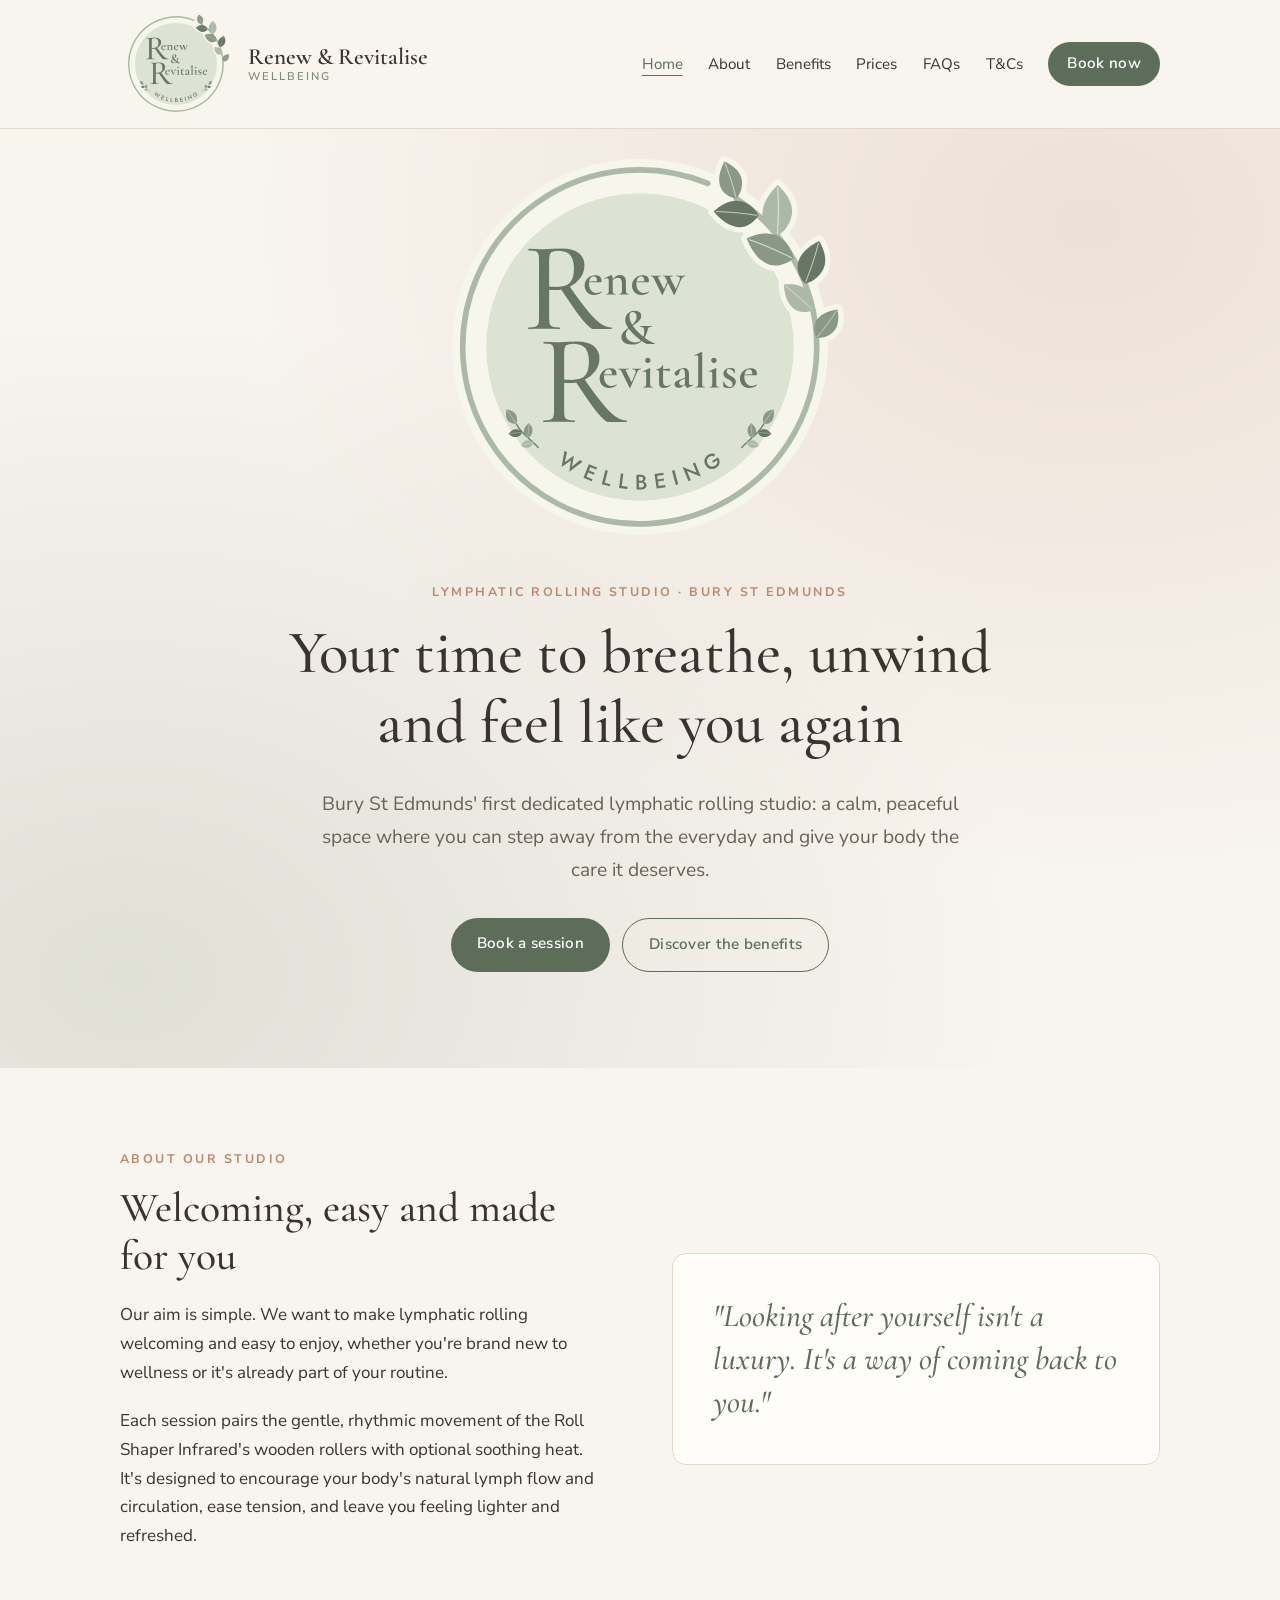
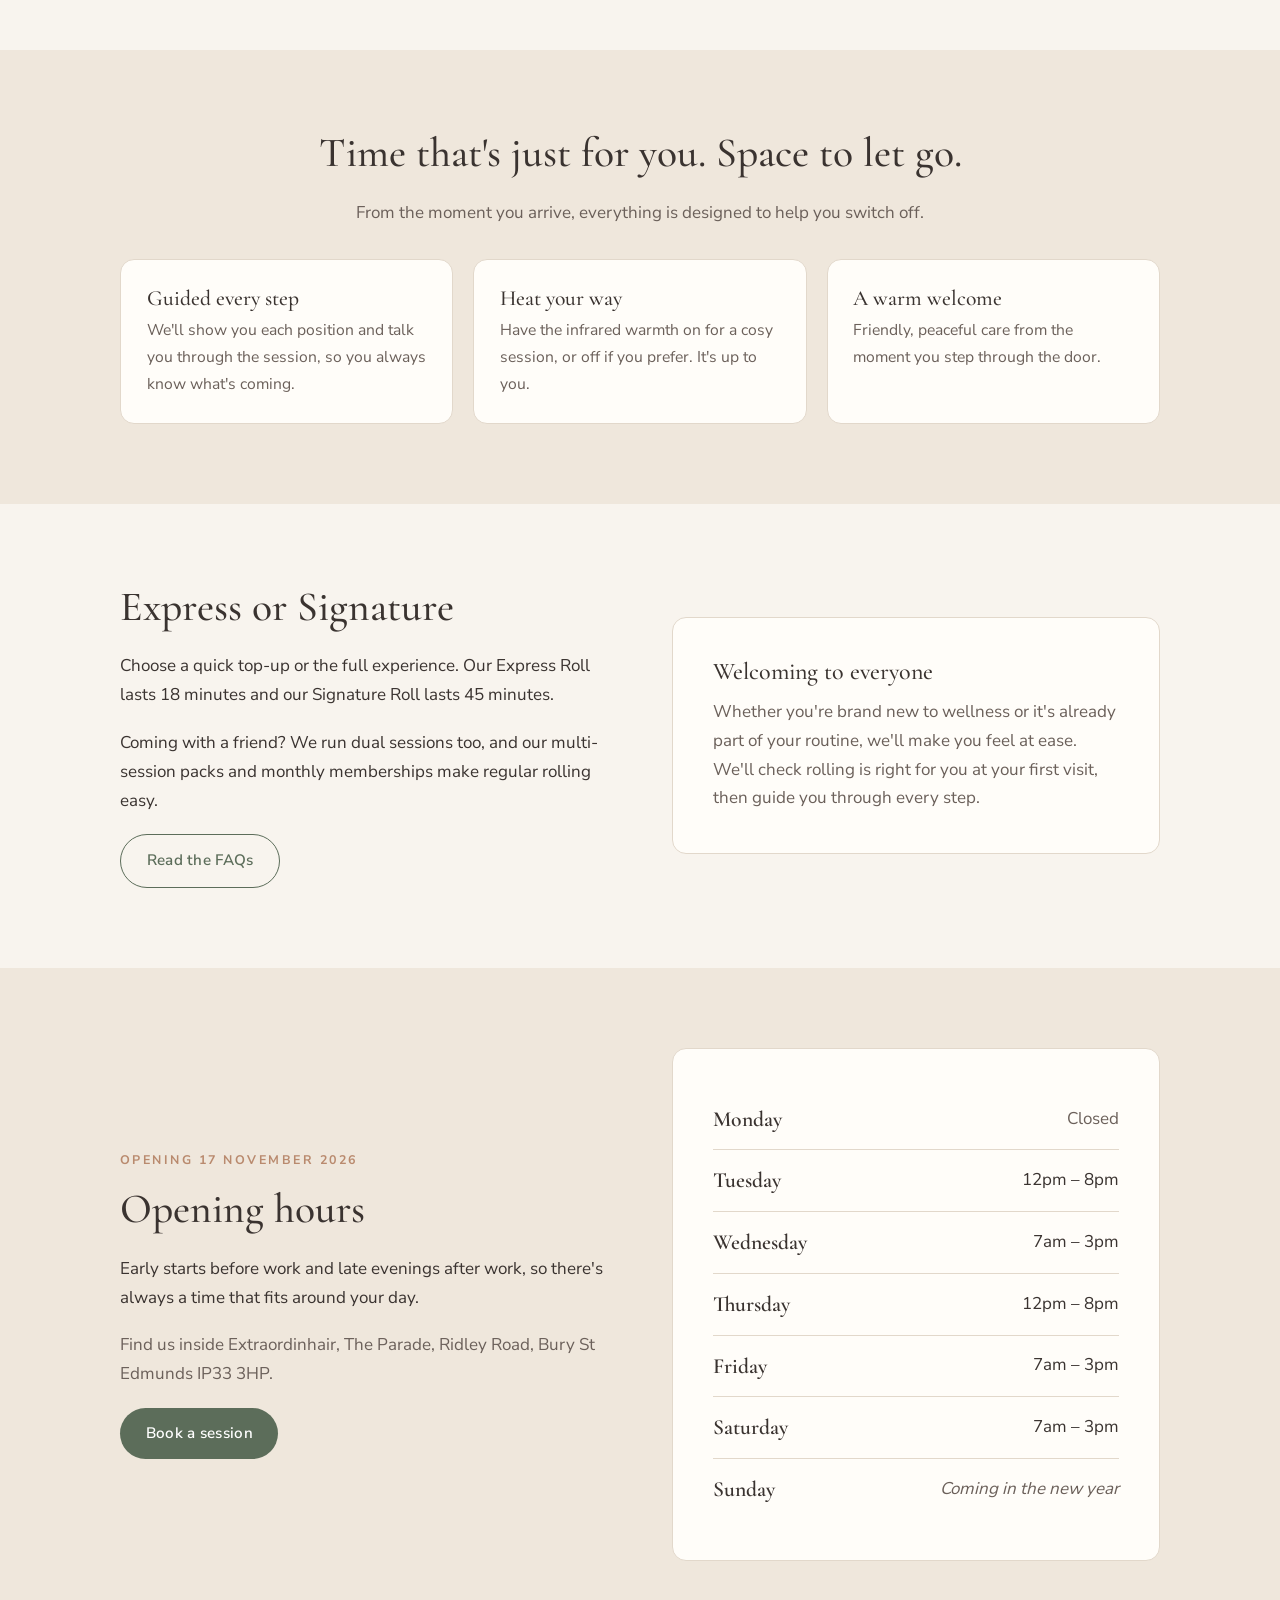
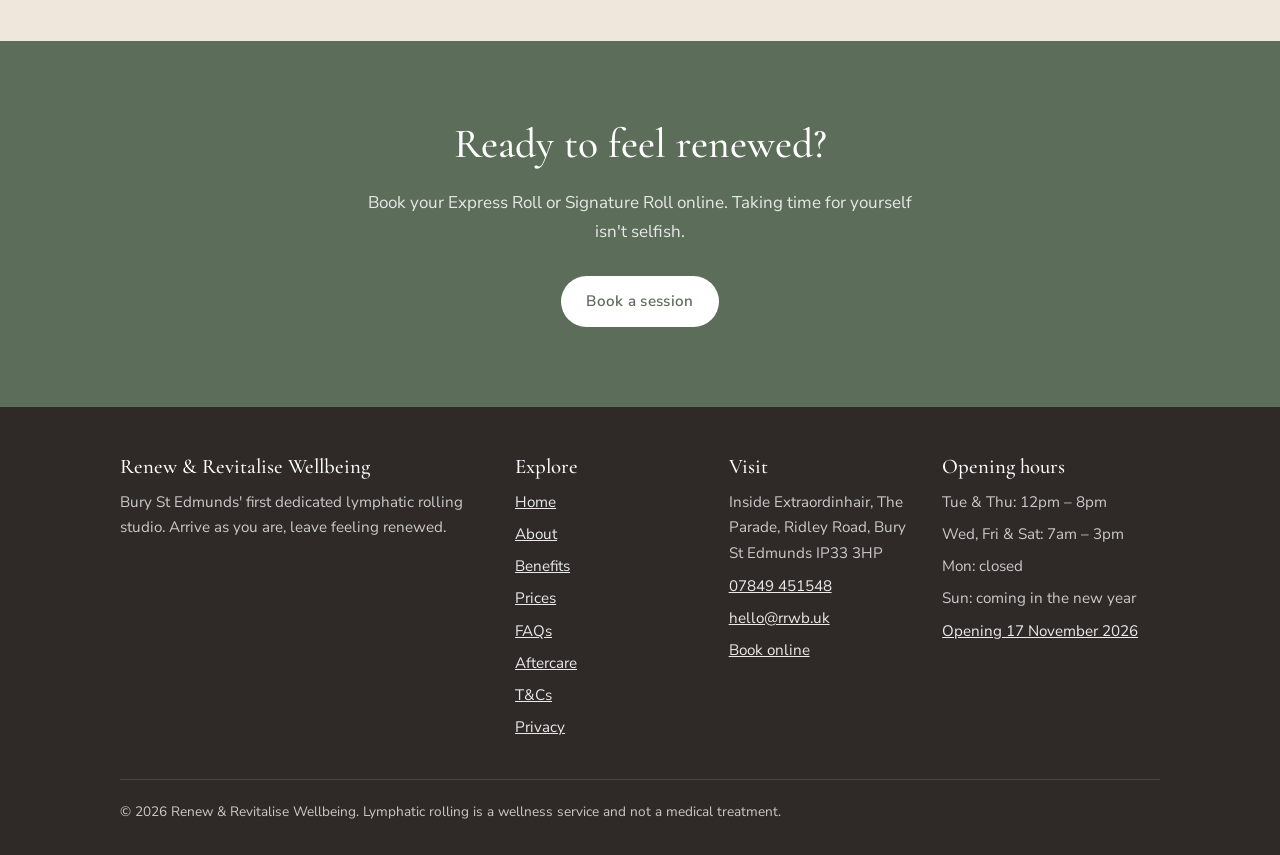
<file: index.html>
<!doctype html>
<html lang="en-GB">
<head>
  <meta charset="utf-8">
  <meta name="viewport" content="width=device-width, initial-scale=1">
  <title>Renew &amp; Revitalise Wellbeing | Lymphatic Rolling in Bury St Edmunds</title>
  <meta name="description" content="Bury St Edmunds' first dedicated lymphatic rolling studio. Relax, unwind and feel like you again with Roll Shaper Infrared sessions.">
  <meta property="og:title" content="Renew &amp; Revitalise Wellbeing | Lymphatic Rolling in Bury St Edmunds">
  <meta property="og:description" content="Bury St Edmunds' first dedicated lymphatic rolling studio. Relax, unwind and feel like you again with Roll Shaper Infrared sessions.">
  <meta property="og:type" content="website">
  <meta property="og:url" content="https://rrwb.uk/">
  <meta property="og:image" content="https://rrwb.uk/images/share.png">
  <meta property="og:image:width" content="1200">
  <meta property="og:image:height" content="630">
  <meta property="og:image:alt" content="Renew &amp; Revitalise Wellbeing, lymphatic rolling studio in Bury St Edmunds">
  <meta property="og:site_name" content="Renew &amp; Revitalise Wellbeing">
  <meta property="og:locale" content="en_GB">
  <meta name="twitter:card" content="summary_large_image">
  <link rel="canonical" href="https://rrwb.uk/">
  <link rel="icon" href="assets/logo.svg" type="image/svg+xml">
  <link rel="stylesheet" href="assets/fonts.css?v=1">
  <link rel="stylesheet" href="assets/style.css?v=10">
  <script src="assets/main.js?v=3" defer></script>
  <script type="application/ld+json">
  {
    "@context": "https://schema.org",
    "@type": "HealthAndBeautyBusiness",
    "name": "Renew & Revitalise Wellbeing",
    "description": "Bury St Edmunds' first dedicated lymphatic rolling studio, offering Express and Signature Roll sessions on the Roll Shaper Infrared.",
    "url": "https://rrwb.uk/",
    "logo": "https://rrwb.uk/assets/logo.svg",
    "image": "https://rrwb.uk/images/share.png",
    "telephone": "+447849451548",
    "email": "hello@rrwb.uk",
    "priceRange": "££",
    "address": {
      "@type": "PostalAddress",
      "streetAddress": "Inside Extraordinhair, The Parade, Ridley Road",
      "addressLocality": "Bury St Edmunds",
      "postalCode": "IP33 3HP",
      "addressCountry": "GB"
    },
    "areaServed": "Bury St Edmunds",
    "openingHoursSpecification": [
      { "@type": "OpeningHoursSpecification", "dayOfWeek": ["Tuesday", "Thursday"], "opens": "12:00", "closes": "20:00", "validFrom": "2026-11-17" },
      { "@type": "OpeningHoursSpecification", "dayOfWeek": ["Wednesday", "Friday", "Saturday"], "opens": "07:00", "closes": "15:00", "validFrom": "2026-11-17" }
    ]
  }
  </script>
</head>
<body>
  <a class="skip-link" href="#main">Skip to content</a>

  <header class="site-header">
    <div class="container header-inner">
      <a class="brand" href="https://rrwb.uk/"><img src="assets/logo.svg" alt="" width="52" height="52"><span class="brand-name">Renew &amp; Revitalise<span>Wellbeing</span></span></a>
      <button class="nav-toggle" aria-expanded="false" aria-controls="site-nav">Menu</button>
      <nav class="nav" id="site-nav" aria-label="Main">
        <ul>
          <li><a href="https://rrwb.uk/" aria-current="page">Home</a></li>
          <li><a href="about.html">About</a></li>
          <li><a href="benefits.html">Benefits</a></li>
          <li><a href="prices.html">Prices</a></li>
          <li><a href="faqs.html">FAQs</a></li>
          <li><a href="terms.html">T&amp;Cs</a></li>
          <li><a class="btn" href="https://l.fresha.com/3zvsv4t30" target="_blank" rel="noopener" data-book>Book now</a></li>
        </ul>
      </nav>
    </div>
  </header>

  <main id="main">
    <section class="hero">
      <div class="container narrow">
        <img class="hero-logo" src="assets/logo.svg" alt="Renew &amp; Revitalise Wellbeing logo" width="420" height="420">
        <p class="eyebrow"><span>Lymphatic rolling studio</span> · <span>Bury St Edmunds</span></p>
        <h1>Your time to breathe, unwind and feel like you again</h1>
        <p class="lead">Bury St Edmunds' first dedicated lymphatic rolling studio: a calm, peaceful space where you can step away from the everyday and give your body the care it deserves.</p>
        <div class="actions">
          <a class="btn" href="https://l.fresha.com/3zvsv4t30" target="_blank" rel="noopener" data-book>Book a session</a>
          <a class="btn btn-outline" href="benefits.html">Discover the benefits</a>
        </div>
      </div>
    </section>

    <section>
      <div class="container split">
        <div>
          <p class="eyebrow">About our studio</p>
          <h2>Welcoming, easy and made for you</h2>
          <p>Our aim is simple. We want to make lymphatic rolling welcoming and easy to enjoy, whether you're brand new to wellness or it's already part of your routine.</p>
          <p>Each session pairs the gentle, rhythmic movement of the Roll Shaper Infrared's wooden rollers with optional soothing heat. It's designed to encourage your body's natural lymph flow and circulation, ease tension, and leave you feeling lighter and refreshed.</p>
        </div>
        <div class="panel">
          <p class="quote">"Looking after yourself isn't a luxury. It's a way of coming back to you."</p>
        </div>
      </div>
    </section>

    <section class="section-alt">
      <div class="container">
        <div class="narrow center" style="margin: 0 auto;">
          <h2>Time that's just for you. Space to let go.</h2>
          <p class="muted">From the moment you arrive, everything is designed to help you switch off.</p>
        </div>
        <div class="cards">
          <div class="card">
            <h3>Guided every step</h3>
            <p>We'll show you each position and talk you through the session, so you always know what's coming.</p>
          </div>
          <div class="card">
            <h3>Heat your way</h3>
            <p>Have the infrared warmth on for a cosy session, or off if you prefer. It's up to you.</p>
          </div>
          <div class="card">
            <h3>A warm welcome</h3>
            <p>Friendly, peaceful care from the moment you step through the door.</p>
          </div>
        </div>
      </div>
    </section>

    <section>
      <div class="container split">
        <div>
          <h2>Express or Signature</h2>
          <p>Choose a quick top-up or the full experience. Our Express Roll lasts 18 minutes and our Signature Roll lasts 45 minutes.</p>
          <p>Coming with a friend? We run dual sessions too, and our multi-session packs and monthly memberships make regular rolling easy.</p>
          <a class="btn btn-outline" href="faqs.html">Read the FAQs</a>
        </div>
        <div class="panel">
          <h3>Welcoming to everyone</h3>
          <p class="muted" style="margin: 0;">Whether you're brand new to wellness or it's already part of your routine, we'll make you feel at ease. We'll check rolling is right for you at your first visit, then guide you through every step.</p>
        </div>
      </div>
    </section>

    <section class="section-alt" id="hours">
      <div class="container split">
        <div>
          <p class="eyebrow">Opening 17 November 2026</p>
          <h2>Opening hours</h2>
          <p>Early starts before work and late evenings after work, so there's always a time that fits around your day.</p>
          <p class="muted">Find us inside Extraordinhair, The Parade, Ridley Road, Bury St Edmunds IP33 3HP.</p>
          <a class="btn" href="https://l.fresha.com/3zvsv4t30" target="_blank" rel="noopener" data-book>Book a session</a>
        </div>
        <div class="panel">
          <table class="hours">
            <caption class="visually-hidden">Opening hours</caption>
            <tbody>
              <tr><th scope="row">Monday</th><td class="muted">Closed</td></tr>
              <tr><th scope="row">Tuesday</th><td>12pm – 8pm</td></tr>
              <tr><th scope="row">Wednesday</th><td>7am – 3pm</td></tr>
              <tr><th scope="row">Thursday</th><td>12pm – 8pm</td></tr>
              <tr><th scope="row">Friday</th><td>7am – 3pm</td></tr>
              <tr><th scope="row">Saturday</th><td>7am – 3pm</td></tr>
              <tr><th scope="row">Sunday</th><td class="muted"><em>Coming in the new year</em></td></tr>
            </tbody>
          </table>
        </div>
      </div>
    </section>

    <section class="cta-band">
      <div class="container">
        <h2>Ready to feel renewed?</h2>
        <p>Book your Express Roll or Signature Roll online. Taking time for yourself isn't selfish.</p>
        <a class="btn" href="https://l.fresha.com/3zvsv4t30" target="_blank" rel="noopener" data-book>Book a session</a>
      </div>
    </section>
  </main>

  <footer class="site-footer">
    <div class="container">
      <div class="footer-grid">
        <div>
          <h3>Renew &amp; Revitalise Wellbeing</h3>
          <p>Bury St Edmunds' first dedicated lymphatic rolling studio. Arrive as you are, leave feeling renewed.</p>
        </div>
        <div>
          <h3>Explore</h3>
          <ul>
            <li><a href="https://rrwb.uk/">Home</a></li>
            <li><a href="about.html">About</a></li>
            <li><a href="benefits.html">Benefits</a></li>
            <li><a href="prices.html">Prices</a></li>
            <li><a href="faqs.html">FAQs</a></li>
            <li><a href="aftercare.html">Aftercare</a></li>
            <li><a href="terms.html">T&amp;Cs</a></li>
            <li><a href="privacy.html">Privacy</a></li>
          </ul>
        </div>
        <div>
          <h3>Visit</h3>
          <ul>
            <li>Inside Extraordinhair, The Parade, Ridley Road, Bury St Edmunds IP33 3HP</li>
            <li><a href="tel:+447849451548">07849 451548</a></li>
            <li><a href="mailto:hello@rrwb.uk">hello@rrwb.uk</a></li>
            <li><a href="https://l.fresha.com/3zvsv4t30" target="_blank" rel="noopener" data-book>Book online</a></li>
          </ul>
        </div>
        <div>
          <h3>Opening hours</h3>
          <ul>
            <li>Tue &amp; Thu: 12pm – 8pm</li>
            <li>Wed, Fri &amp; Sat: 7am – 3pm</li>
            <li>Mon: closed</li>
            <li>Sun: coming in the new year</li>
            <li><a href="https://rrwb.uk/#hours">Opening 17 November 2026</a></li>
          </ul>
        </div>
      </div>
      <div class="footer-bottom">
        &copy; <span id="year">2026</span> Renew &amp; Revitalise Wellbeing. Lymphatic rolling is a wellness service and not a medical treatment.
      </div>
    </div>
  </footer>
</body>
</html>
</file>
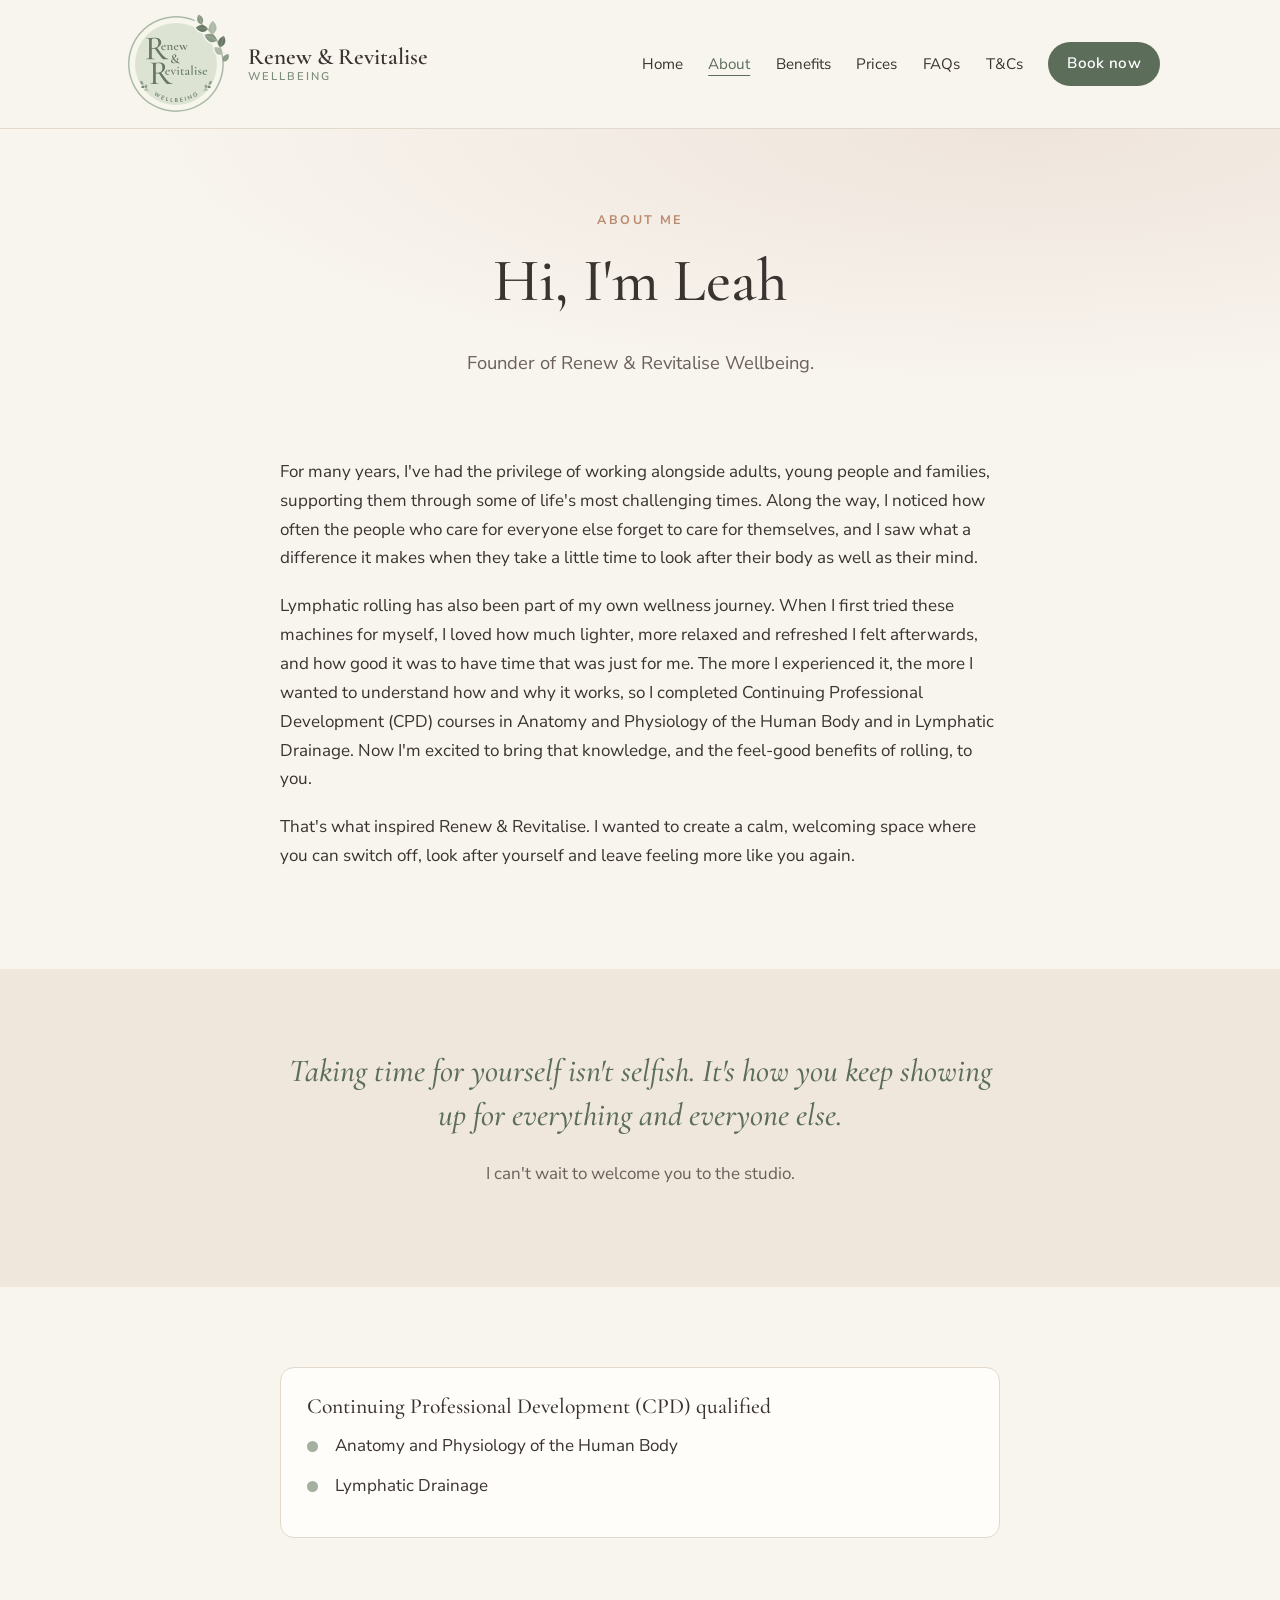
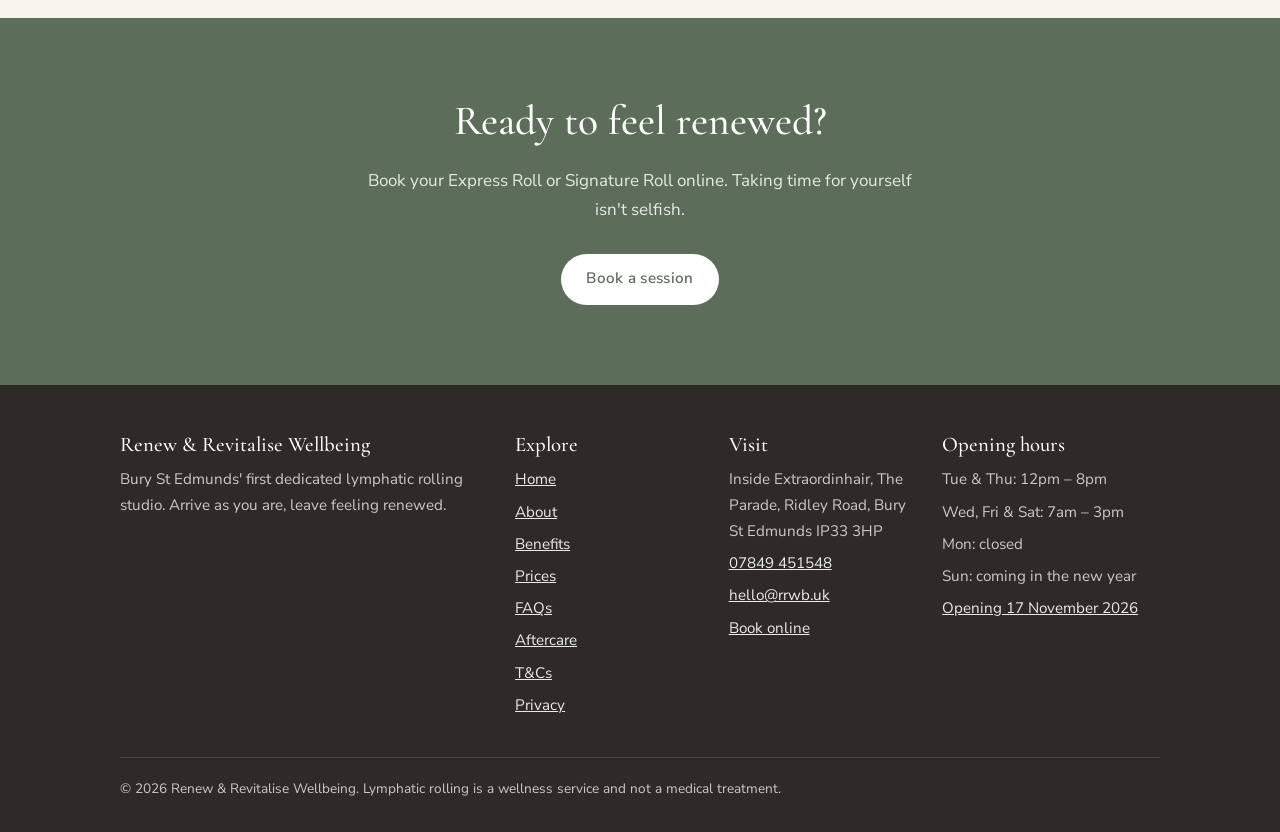
<file: about.html>
<!doctype html>
<html lang="en-GB">
<head>
  <meta charset="utf-8">
  <meta name="viewport" content="width=device-width, initial-scale=1">
  <title>About Leah | Lymphatic Rolling in Bury St Edmunds</title>
  <meta name="description" content="Meet Leah, founder of Renew &amp; Revitalise Wellbeing, Bury St Edmunds' lymphatic rolling studio.">
  <meta property="og:title" content="About Leah | Lymphatic Rolling in Bury St Edmunds">
  <meta property="og:description" content="Meet Leah, founder of Renew &amp; Revitalise Wellbeing, Bury St Edmunds' lymphatic rolling studio.">
  <meta property="og:type" content="website">
  <meta property="og:url" content="https://rrwb.uk/about.html">
  <meta property="og:image" content="https://rrwb.uk/images/share.png">
  <meta property="og:image:width" content="1200">
  <meta property="og:image:height" content="630">
  <meta property="og:image:alt" content="Renew &amp; Revitalise Wellbeing, lymphatic rolling studio in Bury St Edmunds">
  <meta property="og:site_name" content="Renew &amp; Revitalise Wellbeing">
  <meta property="og:locale" content="en_GB">
  <meta name="twitter:card" content="summary_large_image">
  <link rel="canonical" href="https://rrwb.uk/about.html">
  <link rel="icon" href="assets/logo.svg" type="image/svg+xml">
  <link rel="stylesheet" href="assets/fonts.css?v=1">
  <link rel="stylesheet" href="assets/style.css?v=10">
  <script src="assets/main.js?v=3" defer></script>
</head>
<body>
  <a class="skip-link" href="#main">Skip to content</a>

  <header class="site-header">
    <div class="container header-inner">
      <a class="brand" href="https://rrwb.uk/"><img src="assets/logo.svg" alt="" width="52" height="52"><span class="brand-name">Renew &amp; Revitalise<span>Wellbeing</span></span></a>
      <button class="nav-toggle" aria-expanded="false" aria-controls="site-nav">Menu</button>
      <nav class="nav" id="site-nav" aria-label="Main">
        <ul>
          <li><a href="https://rrwb.uk/">Home</a></li>
          <li><a href="about.html" aria-current="page">About</a></li>
          <li><a href="benefits.html">Benefits</a></li>
          <li><a href="prices.html">Prices</a></li>
          <li><a href="faqs.html">FAQs</a></li>
          <li><a href="terms.html">T&amp;Cs</a></li>
          <li><a class="btn" href="https://l.fresha.com/3zvsv4t30" target="_blank" rel="noopener" data-book>Book now</a></li>
        </ul>
      </nav>
    </div>
  </header>

  <main id="main">
    <section class="page-hero">
      <div class="container">
        <p class="eyebrow">About me</p>
        <h1>Hi, I'm Leah</h1>
        <p>Founder of Renew &amp; Revitalise Wellbeing.</p>
      </div>
    </section>

    <section>
      <div class="container narrow">
        <p>For many years, I've had the privilege of working alongside adults, young people and families, supporting them through some of life's most challenging times. Along the way, I noticed how often the people who care for everyone else forget to care for themselves, and I saw what a difference it makes when they take a little time to look after their body as well as their mind.</p>
        <p>Lymphatic rolling has also been part of my own wellness journey. When I first tried these machines for myself, I loved how much lighter, more relaxed and refreshed I felt afterwards, and how good it was to have time that was just for me. The more I experienced it, the more I wanted to understand how and why it works, so I completed Continuing Professional Development (CPD) courses in Anatomy and Physiology of the Human Body and in Lymphatic Drainage. Now I'm excited to bring that knowledge, and the feel-good benefits of rolling, to you.</p>
        <p>That's what inspired Renew &amp; Revitalise. I wanted to create a calm, welcoming space where you can switch off, look after yourself and leave feeling more like you again.</p>
      </div>
    </section>

    <section class="section-alt">
      <div class="container narrow center">
        <p class="quote">Taking time for yourself isn't selfish. It's how you keep showing up for everything and everyone else.</p>
        <p class="muted" style="margin-top: 1.5rem;">I can't wait to welcome you to the studio.</p>
      </div>
    </section>

    <section>
      <div class="container narrow">
        <div class="card">
          <h3>Continuing Professional Development (CPD) qualified</h3>
          <ul class="check-list" style="margin-top: 0.8rem;">
            <li>Anatomy and Physiology of the Human Body</li>
            <li>Lymphatic Drainage</li>
          </ul>
        </div>
      </div>
    </section>

    <section class="cta-band">
      <div class="container">
        <h2>Ready to feel renewed?</h2>
        <p>Book your Express Roll or Signature Roll online. Taking time for yourself isn't selfish.</p>
        <a class="btn" href="https://l.fresha.com/3zvsv4t30" target="_blank" rel="noopener" data-book>Book a session</a>
      </div>
    </section>
  </main>

  <footer class="site-footer">
    <div class="container">
      <div class="footer-grid">
        <div>
          <h3>Renew &amp; Revitalise Wellbeing</h3>
          <p>Bury St Edmunds' first dedicated lymphatic rolling studio. Arrive as you are, leave feeling renewed.</p>
        </div>
        <div>
          <h3>Explore</h3>
          <ul>
            <li><a href="https://rrwb.uk/">Home</a></li>
            <li><a href="about.html">About</a></li>
            <li><a href="benefits.html">Benefits</a></li>
            <li><a href="prices.html">Prices</a></li>
            <li><a href="faqs.html">FAQs</a></li>
            <li><a href="aftercare.html">Aftercare</a></li>
            <li><a href="terms.html">T&amp;Cs</a></li>
            <li><a href="privacy.html">Privacy</a></li>
          </ul>
        </div>
        <div>
          <h3>Visit</h3>
          <ul>
            <li>Inside Extraordinhair, The Parade, Ridley Road, Bury St Edmunds IP33 3HP</li>
            <li><a href="tel:+447849451548">07849 451548</a></li>
            <li><a href="mailto:hello@rrwb.uk">hello@rrwb.uk</a></li>
            <li><a href="https://l.fresha.com/3zvsv4t30" target="_blank" rel="noopener" data-book>Book online</a></li>
          </ul>
        </div>
        <div>
          <h3>Opening hours</h3>
          <ul>
            <li>Tue &amp; Thu: 12pm – 8pm</li>
            <li>Wed, Fri &amp; Sat: 7am – 3pm</li>
            <li>Mon: closed</li>
            <li>Sun: coming in the new year</li>
            <li><a href="https://rrwb.uk/#hours">Opening 17 November 2026</a></li>
          </ul>
        </div>
      </div>
      <div class="footer-bottom">
        &copy; <span id="year">2026</span> Renew &amp; Revitalise Wellbeing. Lymphatic rolling is a wellness service and not a medical treatment.
      </div>
    </div>
  </footer>
</body>
</html>
</file>
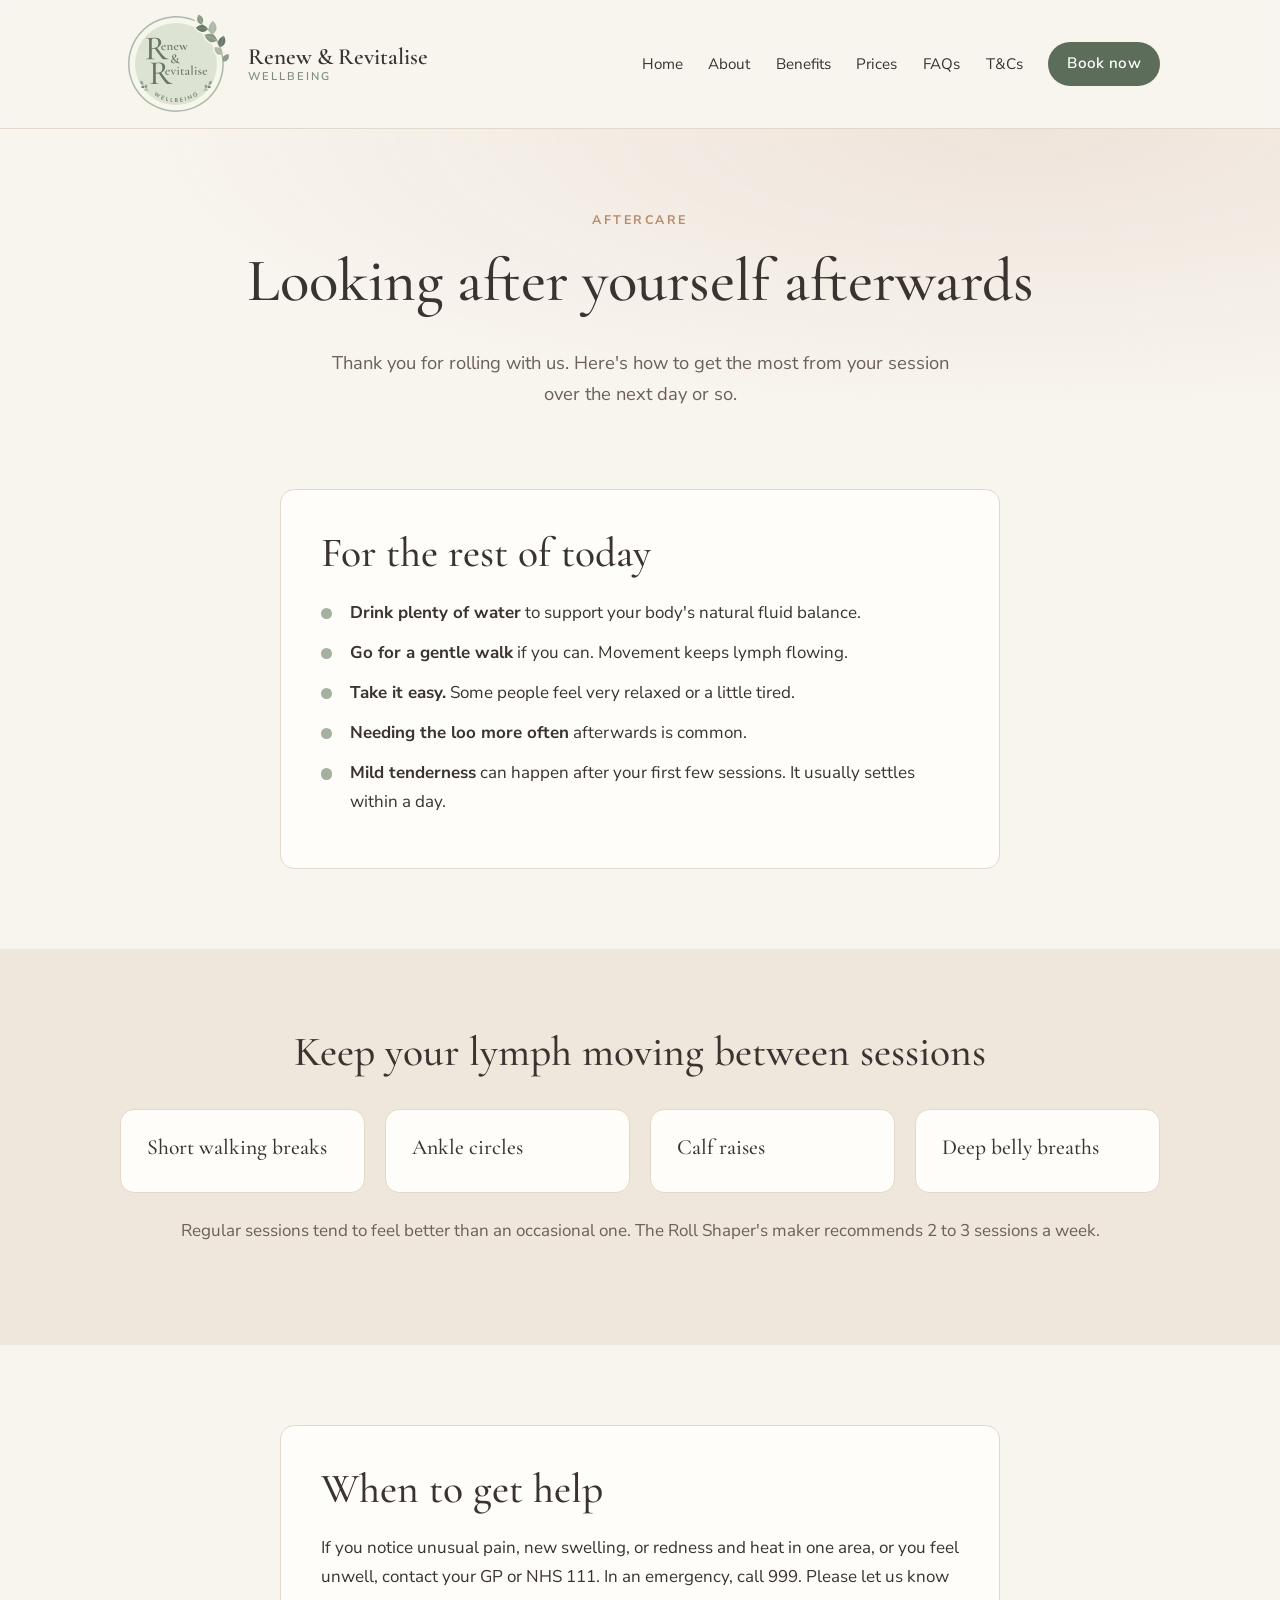
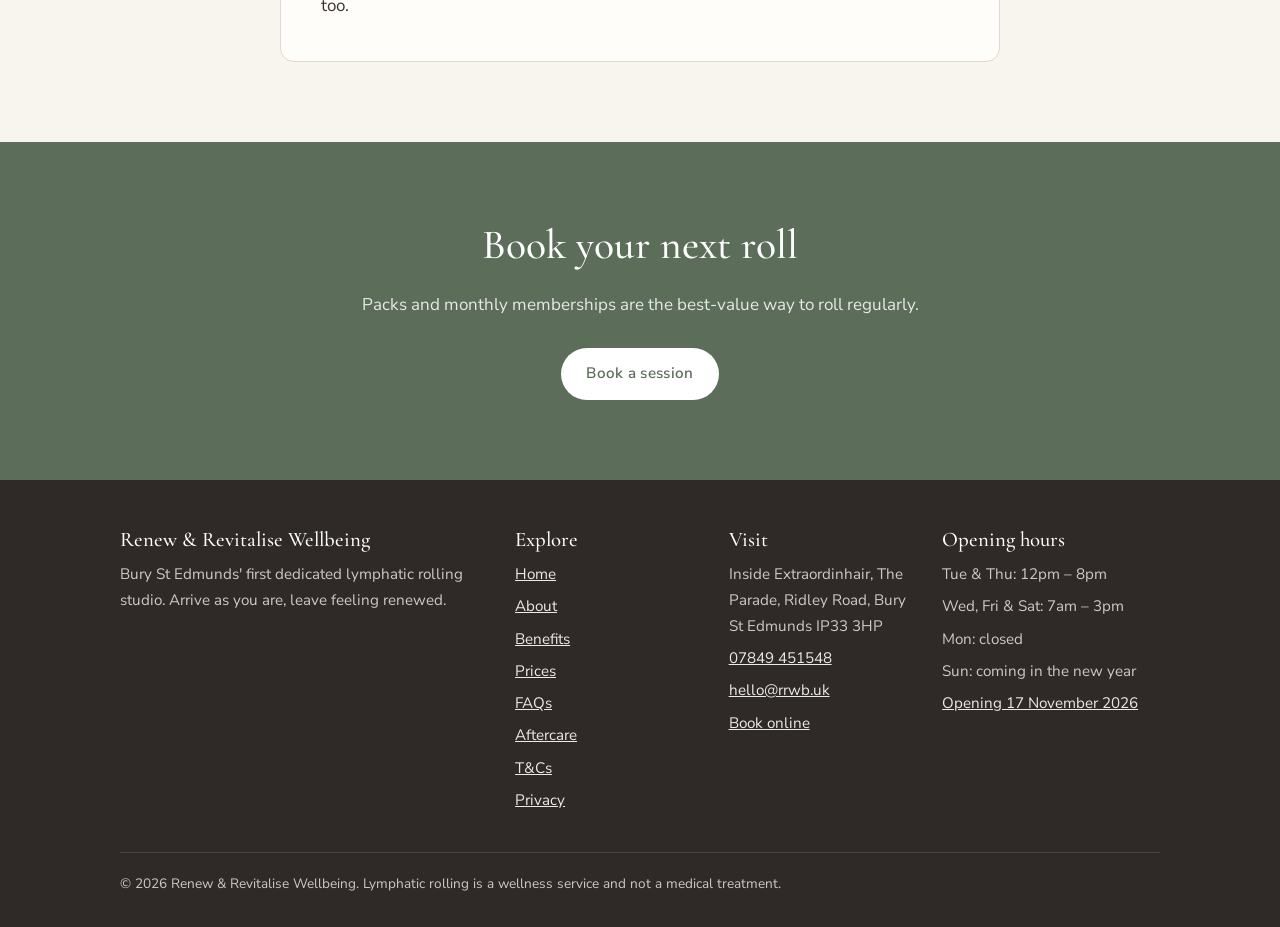
<file: aftercare.html>
<!doctype html>
<html lang="en-GB">
<head>
  <meta charset="utf-8">
  <meta name="viewport" content="width=device-width, initial-scale=1">
  <title>Aftercare | Renew &amp; Revitalise Wellbeing</title>
  <meta name="description" content="Aftercare advice for after your lymphatic rolling session: what to do for the rest of the day, simple ways to keep lymph moving, and when to get help.">
  <meta property="og:title" content="Aftercare | Renew &amp; Revitalise Wellbeing">
  <meta property="og:description" content="Aftercare advice for after your lymphatic rolling session: what to do for the rest of the day, simple ways to keep lymph moving, and when to get help.">
  <meta property="og:type" content="website">
  <meta property="og:url" content="https://rrwb.uk/aftercare.html">
  <meta property="og:image" content="https://rrwb.uk/images/share.png">
  <meta property="og:image:width" content="1200">
  <meta property="og:image:height" content="630">
  <meta property="og:image:alt" content="Renew &amp; Revitalise Wellbeing, lymphatic rolling studio in Bury St Edmunds">
  <meta property="og:site_name" content="Renew &amp; Revitalise Wellbeing">
  <meta property="og:locale" content="en_GB">
  <meta name="twitter:card" content="summary_large_image">
  <link rel="canonical" href="https://rrwb.uk/aftercare.html">
  <link rel="icon" href="assets/logo.svg" type="image/svg+xml">
  <link rel="stylesheet" href="assets/fonts.css?v=1">
  <link rel="stylesheet" href="assets/style.css?v=10">
  <script src="assets/main.js?v=3" defer></script>
</head>
<body>
  <a class="skip-link" href="#main">Skip to content</a>

  <header class="site-header">
    <div class="container header-inner">
      <a class="brand" href="https://rrwb.uk/"><img src="assets/logo.svg" alt="" width="52" height="52"><span class="brand-name">Renew &amp; Revitalise<span>Wellbeing</span></span></a>
      <button class="nav-toggle" aria-expanded="false" aria-controls="site-nav">Menu</button>
      <nav class="nav" id="site-nav" aria-label="Main">
        <ul>
          <li><a href="https://rrwb.uk/">Home</a></li>
          <li><a href="about.html">About</a></li>
          <li><a href="benefits.html">Benefits</a></li>
          <li><a href="prices.html">Prices</a></li>
          <li><a href="faqs.html">FAQs</a></li>
          <li><a href="terms.html">T&amp;Cs</a></li>
          <li><a class="btn" href="https://l.fresha.com/3zvsv4t30" target="_blank" rel="noopener" data-book>Book now</a></li>
        </ul>
      </nav>
    </div>
  </header>

  <main id="main">
    <section class="page-hero">
      <div class="container">
        <p class="eyebrow">Aftercare</p>
        <h1>Looking after yourself afterwards</h1>
        <p>Thank you for rolling with us. Here's how to get the most from your session over the next day or so.</p>
      </div>
    </section>

    <section>
      <div class="container narrow">
        <div class="panel">
          <h2>For the rest of today</h2>
          <ul class="check-list">
            <li><strong>Drink plenty of water</strong> to support your body's natural fluid balance.</li>
            <li><strong>Go for a gentle walk</strong> if you can. Movement keeps lymph flowing.</li>
            <li><strong>Take it easy.</strong> Some people feel very relaxed or a little tired.</li>
            <li><strong>Needing the loo more often</strong> afterwards is common.</li>
            <li><strong>Mild tenderness</strong> can happen after your first few sessions. It usually settles within a day.</li>
          </ul>
        </div>
      </div>
    </section>

    <section class="section-alt">
      <div class="container">
        <h2 class="center">Keep your lymph moving between sessions</h2>
        <div class="cards">
          <div class="card"><h3>Short walking breaks</h3></div>
          <div class="card"><h3>Ankle circles</h3></div>
          <div class="card"><h3>Calf raises</h3></div>
          <div class="card"><h3>Deep belly breaths</h3></div>
        </div>
        <p class="center muted" style="margin-top: 1.5rem;">Regular sessions tend to feel better than an occasional one. The Roll Shaper's maker recommends 2 to 3 sessions a week.</p>
      </div>
    </section>

    <section>
      <div class="container narrow">
        <div class="panel">
          <h2>When to get help</h2>
          <p style="margin: 0;">If you notice unusual pain, new swelling, or redness and heat in one area, or you feel unwell, contact your GP or NHS 111. In an emergency, call 999. Please let us know too.</p>
        </div>
      </div>
    </section>

    <section class="cta-band">
      <div class="container">
        <h2>Book your next roll</h2>
        <p>Packs and monthly memberships are the best-value way to roll regularly.</p>
        <a class="btn" href="https://l.fresha.com/3zvsv4t30" target="_blank" rel="noopener" data-book>Book a session</a>
      </div>
    </section>
  </main>

  <footer class="site-footer">
    <div class="container">
      <div class="footer-grid">
        <div>
          <h3>Renew &amp; Revitalise Wellbeing</h3>
          <p>Bury St Edmunds' first dedicated lymphatic rolling studio. Arrive as you are, leave feeling renewed.</p>
        </div>
        <div>
          <h3>Explore</h3>
          <ul>
            <li><a href="https://rrwb.uk/">Home</a></li>
            <li><a href="about.html">About</a></li>
            <li><a href="benefits.html">Benefits</a></li>
            <li><a href="prices.html">Prices</a></li>
            <li><a href="faqs.html">FAQs</a></li>
            <li><a href="aftercare.html">Aftercare</a></li>
            <li><a href="terms.html">T&amp;Cs</a></li>
            <li><a href="privacy.html">Privacy</a></li>
          </ul>
        </div>
        <div>
          <h3>Visit</h3>
          <ul>
            <li>Inside Extraordinhair, The Parade, Ridley Road, Bury St Edmunds IP33 3HP</li>
            <li><a href="tel:+447849451548">07849 451548</a></li>
            <li><a href="mailto:hello@rrwb.uk">hello@rrwb.uk</a></li>
            <li><a href="https://l.fresha.com/3zvsv4t30" target="_blank" rel="noopener" data-book>Book online</a></li>
          </ul>
        </div>
        <div>
          <h3>Opening hours</h3>
          <ul>
            <li>Tue &amp; Thu: 12pm – 8pm</li>
            <li>Wed, Fri &amp; Sat: 7am – 3pm</li>
            <li>Mon: closed</li>
            <li>Sun: coming in the new year</li>
            <li><a href="https://rrwb.uk/#hours">Opening 17 November 2026</a></li>
          </ul>
        </div>
      </div>
      <div class="footer-bottom">
        &copy; <span id="year">2026</span> Renew &amp; Revitalise Wellbeing. Lymphatic rolling is a wellness service and not a medical treatment.
      </div>
    </div>
  </footer>
</body>
</html>
</file>
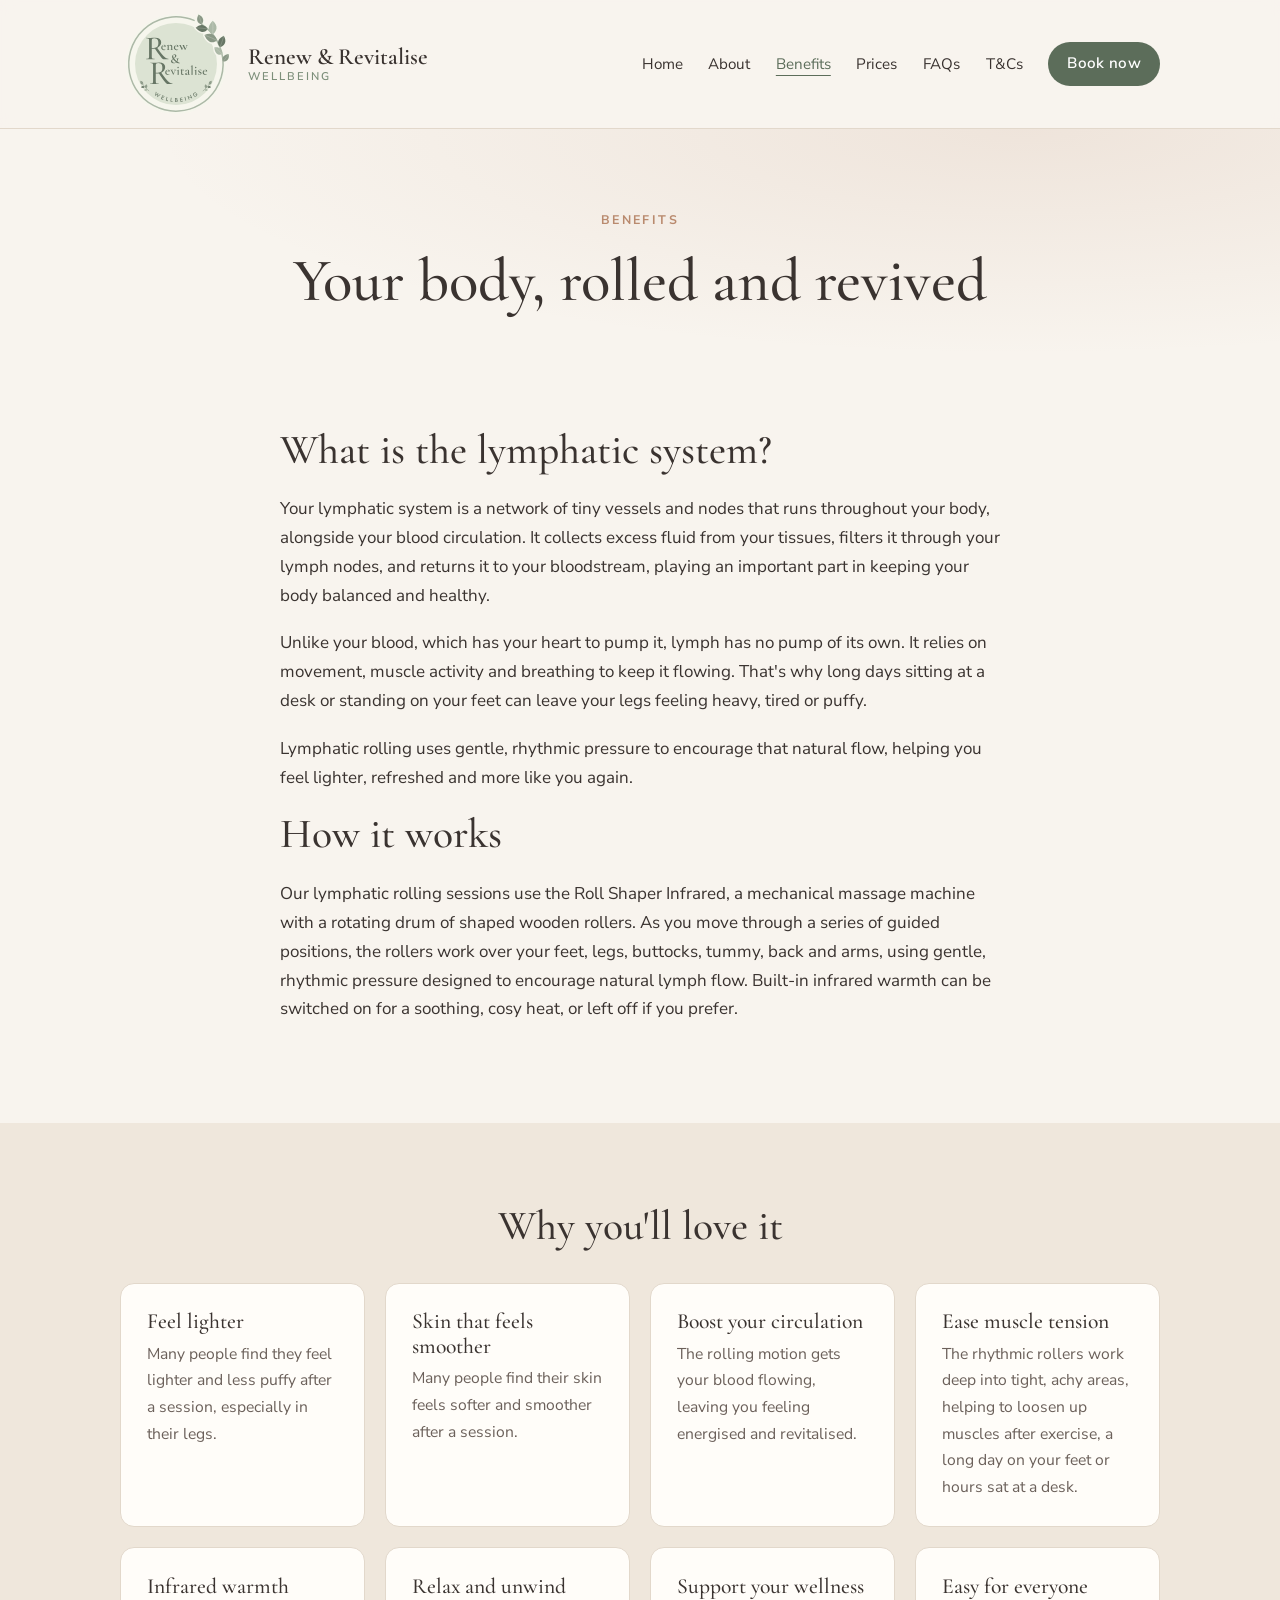
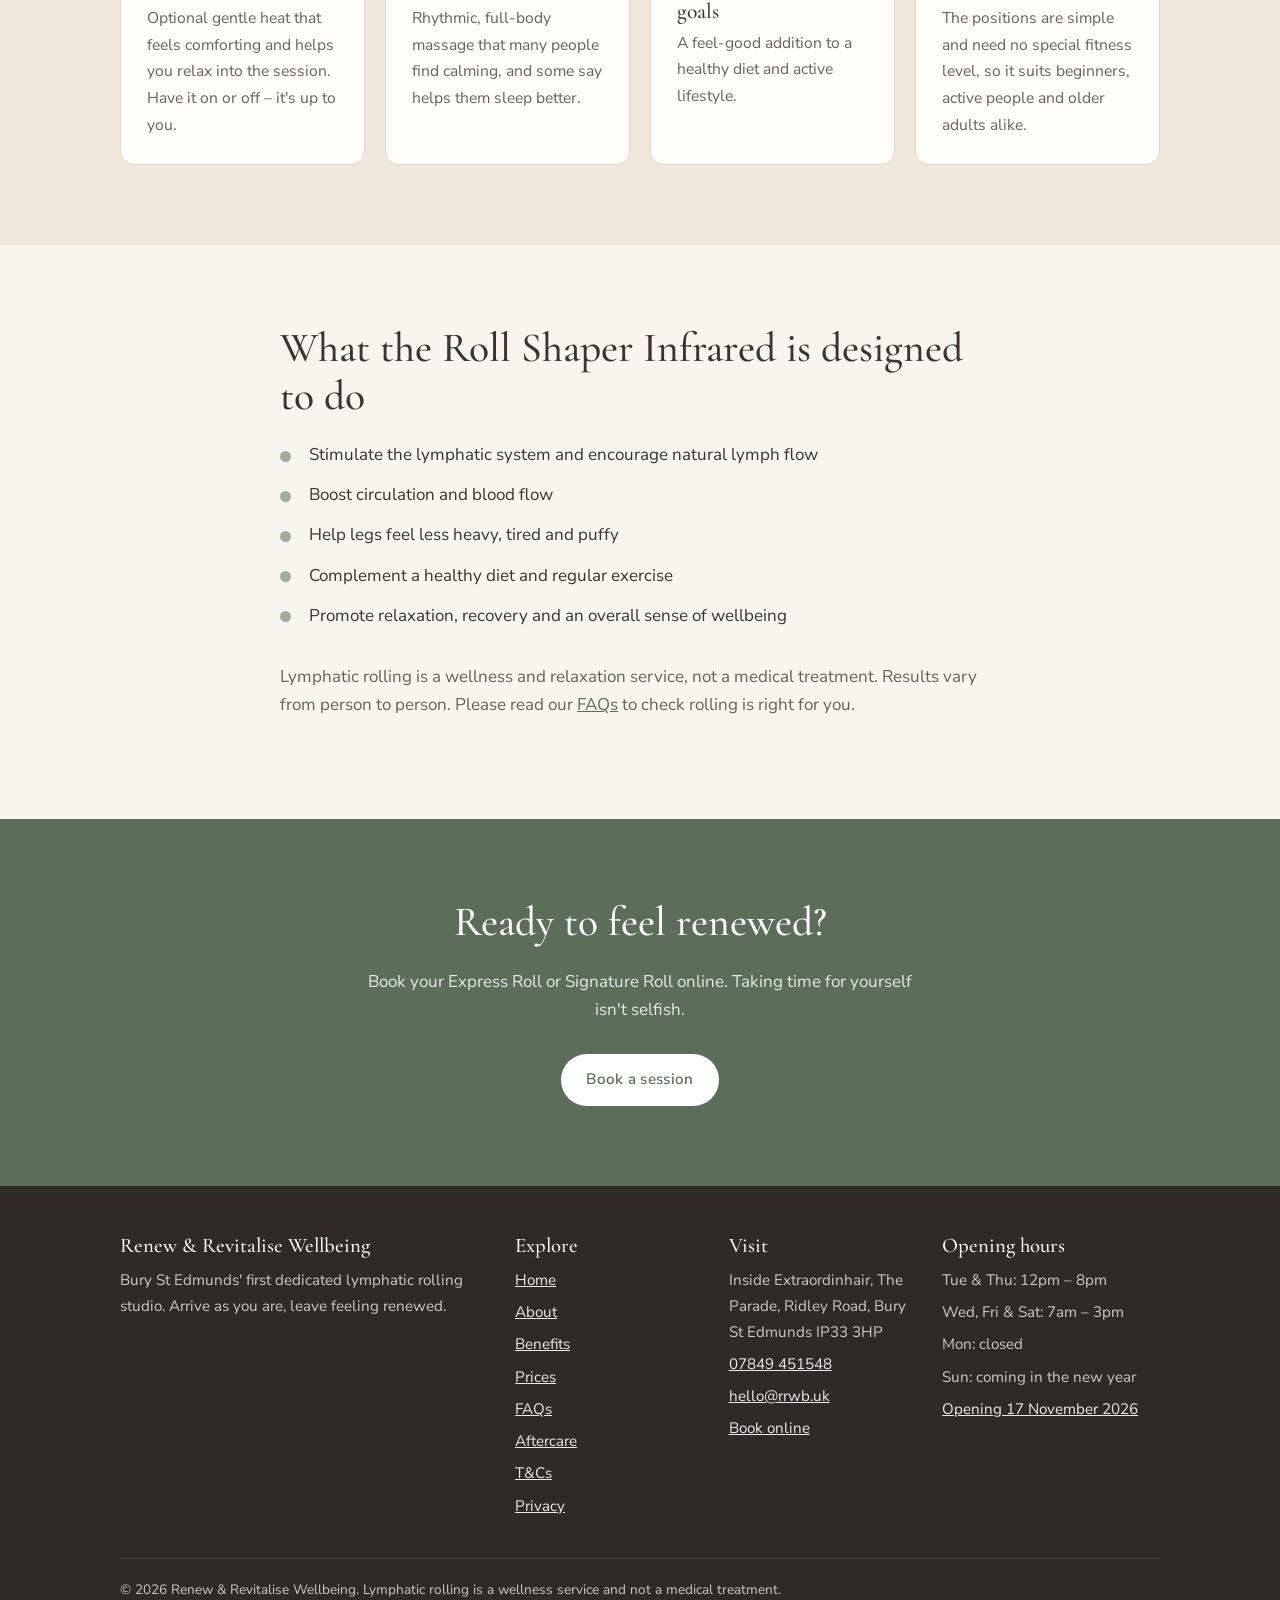
<file: benefits.html>
<!doctype html>
<html lang="en-GB">
<head>
  <meta charset="utf-8">
  <meta name="viewport" content="width=device-width, initial-scale=1">
  <title>Benefits of Lymphatic Rolling | Renew &amp; Revitalise Wellbeing</title>
  <meta name="description" content="Discover the benefits of lymphatic rolling with the Roll Shaper Infrared: feel lighter, boost circulation, ease tension and relax.">
  <meta property="og:title" content="Benefits of Lymphatic Rolling | Renew &amp; Revitalise Wellbeing">
  <meta property="og:description" content="Discover the benefits of lymphatic rolling with the Roll Shaper Infrared: feel lighter, boost circulation, ease tension and relax.">
  <meta property="og:type" content="website">
  <meta property="og:url" content="https://rrwb.uk/benefits.html">
  <meta property="og:image" content="https://rrwb.uk/images/share.png">
  <meta property="og:image:width" content="1200">
  <meta property="og:image:height" content="630">
  <meta property="og:image:alt" content="Renew &amp; Revitalise Wellbeing, lymphatic rolling studio in Bury St Edmunds">
  <meta property="og:site_name" content="Renew &amp; Revitalise Wellbeing">
  <meta property="og:locale" content="en_GB">
  <meta name="twitter:card" content="summary_large_image">
  <link rel="canonical" href="https://rrwb.uk/benefits.html">
  <link rel="icon" href="assets/logo.svg" type="image/svg+xml">
  <link rel="stylesheet" href="assets/fonts.css?v=1">
  <link rel="stylesheet" href="assets/style.css?v=10">
  <script src="assets/main.js?v=3" defer></script>
</head>
<body>
  <a class="skip-link" href="#main">Skip to content</a>

  <header class="site-header">
    <div class="container header-inner">
      <a class="brand" href="https://rrwb.uk/"><img src="assets/logo.svg" alt="" width="52" height="52"><span class="brand-name">Renew &amp; Revitalise<span>Wellbeing</span></span></a>
      <button class="nav-toggle" aria-expanded="false" aria-controls="site-nav">Menu</button>
      <nav class="nav" id="site-nav" aria-label="Main">
        <ul>
          <li><a href="https://rrwb.uk/">Home</a></li>
          <li><a href="about.html">About</a></li>
          <li><a href="benefits.html" aria-current="page">Benefits</a></li>
          <li><a href="prices.html">Prices</a></li>
          <li><a href="faqs.html">FAQs</a></li>
          <li><a href="terms.html">T&amp;Cs</a></li>
          <li><a class="btn" href="https://l.fresha.com/3zvsv4t30" target="_blank" rel="noopener" data-book>Book now</a></li>
        </ul>
      </nav>
    </div>
  </header>

  <main id="main">
    <section class="page-hero">
      <div class="container">
        <p class="eyebrow">Benefits</p>
        <h1>Your body, rolled and revived</h1>
      </div>
    </section>

    <section>
      <div class="container narrow">
        <h2>What is the lymphatic system?</h2>
        <p>Your lymphatic system is a network of tiny vessels and nodes that runs throughout your body, alongside your blood circulation. It collects excess fluid from your tissues, filters it through your lymph nodes, and returns it to your bloodstream, playing an important part in keeping your body balanced and healthy.</p>
        <p>Unlike your blood, which has your heart to pump it, lymph has no pump of its own. It relies on movement, muscle activity and breathing to keep it flowing. That's why long days sitting at a desk or standing on your feet can leave your legs feeling heavy, tired or puffy.</p>
        <p>Lymphatic rolling uses gentle, rhythmic pressure to encourage that natural flow, helping you feel lighter, refreshed and more like you again.</p>
        <h2>How it works</h2>
        <p>Our lymphatic rolling sessions use the Roll Shaper Infrared, a mechanical massage machine with a rotating drum of shaped wooden rollers. As you move through a series of guided positions, the rollers work over your feet, legs, buttocks, tummy, back and arms, using gentle, rhythmic pressure designed to encourage natural lymph flow. Built-in infrared warmth can be switched on for a soothing, cosy heat, or left off if you prefer.</p>
      </div>
    </section>

    <section class="section-alt">
      <div class="container">
        <h2 class="center">Why you'll love it</h2>
        <div class="cards">
          <div class="card">
            <h3>Feel lighter</h3>
            <p>Many people find they feel lighter and less puffy after a session, especially in their legs.</p>
          </div>
          <div class="card">
            <h3>Skin that feels smoother</h3>
            <p>Many people find their skin feels softer and smoother after a session.</p>
          </div>
          <div class="card">
            <h3>Boost your circulation</h3>
            <p>The rolling motion gets your blood flowing, leaving you feeling energised and revitalised.</p>
          </div>
          <div class="card">
            <h3>Ease muscle tension</h3>
            <p>The rhythmic rollers work deep into tight, achy areas, helping to loosen up muscles after exercise, a long day on your feet or hours sat at a desk.</p>
          </div>
          <div class="card">
            <h3>Infrared warmth</h3>
            <p>Optional gentle heat that feels comforting and helps you relax into the session. Have it on or off – it's up to you.</p>
          </div>
          <div class="card">
            <h3>Relax and unwind</h3>
            <p>Rhythmic, full-body massage that many people find calming, and some say helps them sleep better.</p>
          </div>
          <div class="card">
            <h3>Support your wellness goals</h3>
            <p>A feel-good addition to a healthy diet and active lifestyle.</p>
          </div>
          <div class="card">
            <h3>Easy for everyone</h3>
            <p>The positions are simple and need no special fitness level, so it suits beginners, active people and older adults alike.</p>
          </div>
        </div>
      </div>
    </section>

    <section>
      <div class="container narrow">
        <h2>What the Roll Shaper Infrared is designed to do</h2>
        <ul class="check-list">
          <li>Stimulate the lymphatic system and encourage natural lymph flow</li>
          <li>Boost circulation and blood flow</li>
          <li>Help legs feel less heavy, tired and puffy</li>
          <li>Complement a healthy diet and regular exercise</li>
          <li>Promote relaxation, recovery and an overall sense of wellbeing</li>
        </ul>
        <p class="muted" style="margin-top: 2rem;">Lymphatic rolling is a wellness and relaxation service, not a medical treatment. Results vary from person to person. Please read our <a href="faqs.html#who-shouldnt-book">FAQs</a> to check rolling is right for you.</p>
      </div>
    </section>

    <section class="cta-band">
      <div class="container">
        <h2>Ready to feel renewed?</h2>
        <p>Book your Express Roll or Signature Roll online. Taking time for yourself isn't selfish.</p>
        <a class="btn" href="https://l.fresha.com/3zvsv4t30" target="_blank" rel="noopener" data-book>Book a session</a>
      </div>
    </section>
  </main>

  <footer class="site-footer">
    <div class="container">
      <div class="footer-grid">
        <div>
          <h3>Renew &amp; Revitalise Wellbeing</h3>
          <p>Bury St Edmunds' first dedicated lymphatic rolling studio. Arrive as you are, leave feeling renewed.</p>
        </div>
        <div>
          <h3>Explore</h3>
          <ul>
            <li><a href="https://rrwb.uk/">Home</a></li>
            <li><a href="about.html">About</a></li>
            <li><a href="benefits.html">Benefits</a></li>
            <li><a href="prices.html">Prices</a></li>
            <li><a href="faqs.html">FAQs</a></li>
            <li><a href="aftercare.html">Aftercare</a></li>
            <li><a href="terms.html">T&amp;Cs</a></li>
            <li><a href="privacy.html">Privacy</a></li>
          </ul>
        </div>
        <div>
          <h3>Visit</h3>
          <ul>
            <li>Inside Extraordinhair, The Parade, Ridley Road, Bury St Edmunds IP33 3HP</li>
            <li><a href="tel:+447849451548">07849 451548</a></li>
            <li><a href="mailto:hello@rrwb.uk">hello@rrwb.uk</a></li>
            <li><a href="https://l.fresha.com/3zvsv4t30" target="_blank" rel="noopener" data-book>Book online</a></li>
          </ul>
        </div>
        <div>
          <h3>Opening hours</h3>
          <ul>
            <li>Tue &amp; Thu: 12pm – 8pm</li>
            <li>Wed, Fri &amp; Sat: 7am – 3pm</li>
            <li>Mon: closed</li>
            <li>Sun: coming in the new year</li>
            <li><a href="https://rrwb.uk/#hours">Opening 17 November 2026</a></li>
          </ul>
        </div>
      </div>
      <div class="footer-bottom">
        &copy; <span id="year">2026</span> Renew &amp; Revitalise Wellbeing. Lymphatic rolling is a wellness service and not a medical treatment.
      </div>
    </div>
  </footer>
</body>
</html>
</file>
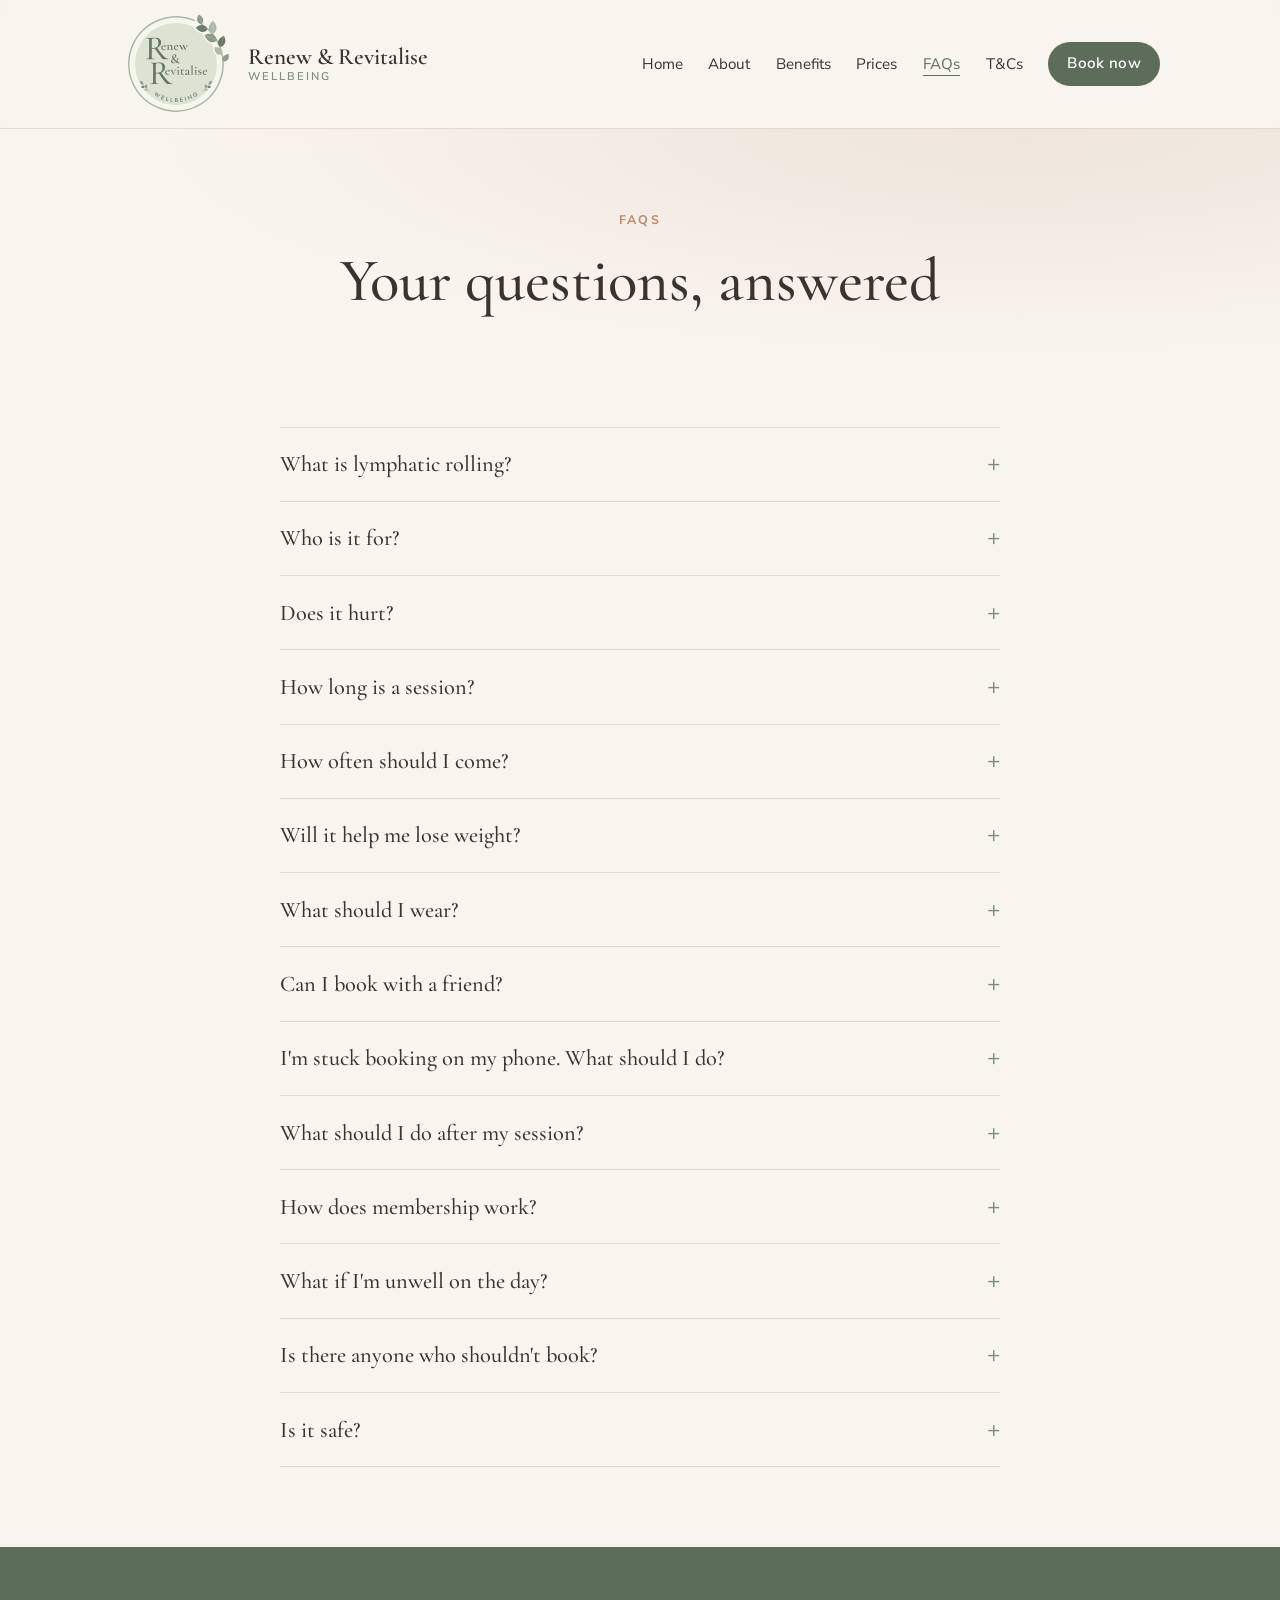
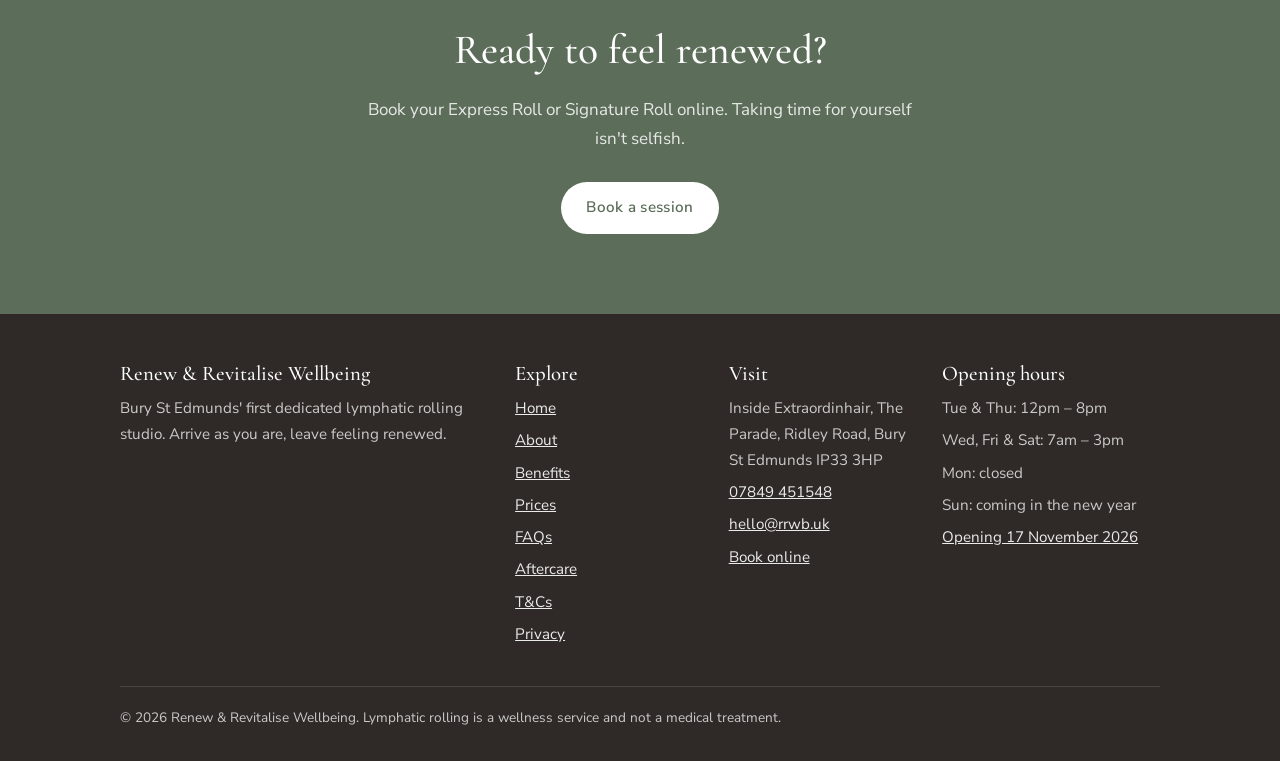
<file: faqs.html>
<!doctype html>
<html lang="en-GB">
<head>
  <meta charset="utf-8">
  <meta name="viewport" content="width=device-width, initial-scale=1">
  <title>Lymphatic Rolling FAQs | Renew &amp; Revitalise Wellbeing</title>
  <meta name="description" content="Answers to common questions about lymphatic rolling in Bury St Edmunds: what it is, how it feels, sessions, memberships and who it suits.">
  <meta property="og:title" content="Lymphatic Rolling FAQs | Renew &amp; Revitalise Wellbeing">
  <meta property="og:description" content="Answers to common questions about lymphatic rolling in Bury St Edmunds: what it is, how it feels, sessions, memberships and who it suits.">
  <meta property="og:type" content="website">
  <meta property="og:url" content="https://rrwb.uk/faqs.html">
  <meta property="og:image" content="https://rrwb.uk/images/share.png">
  <meta property="og:image:width" content="1200">
  <meta property="og:image:height" content="630">
  <meta property="og:image:alt" content="Renew &amp; Revitalise Wellbeing, lymphatic rolling studio in Bury St Edmunds">
  <meta property="og:site_name" content="Renew &amp; Revitalise Wellbeing">
  <meta property="og:locale" content="en_GB">
  <meta name="twitter:card" content="summary_large_image">
  <link rel="canonical" href="https://rrwb.uk/faqs.html">
  <link rel="icon" href="assets/logo.svg" type="image/svg+xml">
  <link rel="stylesheet" href="assets/fonts.css?v=1">
  <link rel="stylesheet" href="assets/style.css?v=10">
  <script src="assets/main.js?v=3" defer></script>
</head>
<body>
  <a class="skip-link" href="#main">Skip to content</a>

  <header class="site-header">
    <div class="container header-inner">
      <a class="brand" href="https://rrwb.uk/"><img src="assets/logo.svg" alt="" width="52" height="52"><span class="brand-name">Renew &amp; Revitalise<span>Wellbeing</span></span></a>
      <button class="nav-toggle" aria-expanded="false" aria-controls="site-nav">Menu</button>
      <nav class="nav" id="site-nav" aria-label="Main">
        <ul>
          <li><a href="https://rrwb.uk/">Home</a></li>
          <li><a href="about.html">About</a></li>
          <li><a href="benefits.html">Benefits</a></li>
          <li><a href="prices.html">Prices</a></li>
          <li><a href="faqs.html" aria-current="page">FAQs</a></li>
          <li><a href="terms.html">T&amp;Cs</a></li>
          <li><a class="btn" href="https://l.fresha.com/3zvsv4t30" target="_blank" rel="noopener" data-book>Book now</a></li>
        </ul>
      </nav>
    </div>
  </header>

  <main id="main">
    <section class="page-hero">
      <div class="container">
        <p class="eyebrow">FAQs</p>
        <h1>Your questions, answered</h1>
      </div>
    </section>

    <section>
      <div class="container narrow">
        <div class="faq">
          <details>
            <summary>What is lymphatic rolling?</summary>
            <div class="answer">
              <p>It's a mechanical body massage on a machine with a rotating drum of shaped wooden rollers. You move through a series of guided positions so the rollers work over each area of your body, with gentle, rhythmic pressure and optional infrared warmth.</p>
            </div>
          </details>
          <details>
            <summary>Who is it for?</summary>
            <div class="answer">
              <p>Almost anyone over 18. The positions are simple and need no special skills, so it suits beginners, regular exercisers and older adults. There are some health conditions where it isn't suitable. See <a href="#who-shouldnt-book">"Is there anyone who shouldn't book?"</a> below.</p>
            </div>
          </details>
          <details>
            <summary>Does it hurt?</summary>
            <div class="answer">
              <p>It shouldn't. How it feels depends on your skin sensitivity and how tense your muscles are. Some people feel a little discomfort in their first sessions, which usually eases after a few visits. We can adjust the speed throughout, so just let us know.</p>
            </div>
          </details>
          <details>
            <summary>How long is a session?</summary>
            <div class="answer">
              <p>Our Express Roll lasts 18 minutes and our Signature Roll lasts 45 minutes, so you can choose a quick top-up or the full experience. Please allow about an hour for your first visit, as it includes your consultation and a guided session.</p>
            </div>
          </details>
          <details>
            <summary>How often should I come?</summary>
            <div class="answer">
              <p>For best results, we recommend 2–3 sessions a week. Our multi-session packs and monthly memberships are the best-value way to do this.</p>
            </div>
          </details>
          <details>
            <summary>Will it help me lose weight?</summary>
            <div class="answer">
              <p>Rolling isn't a weight-loss treatment and doesn't burn fat on its own. Many clients enjoy it as part of a routine that includes a balanced diet and regular exercise.</p>
            </div>
          </details>
          <details>
            <summary>What should I wear?</summary>
            <div class="answer">
              <p>Comfortable clothes such as leggings and a T-shirt, with no strings, toggles or loose buttons that could catch in the rollers. Please tie long hair back and remove all jewellery, including rings and bracelets, before your session.</p>
            </div>
          </details>
          <details>
            <summary>Can I book with a friend?</summary>
            <div class="answer">
              <p>Yes, we run dual sessions, so two people can roll at the same time.</p>
            </div>
          </details>
          <details>
            <summary>I'm stuck booking on my phone. What should I do?</summary>
            <div class="answer">
              <p>When you book, your bank may ask you to approve the payment in your banking app. If it doesn't bring you back to finish your booking, try booking in the free Fresha app or on a computer instead.</p>
            </div>
          </details>
          <details>
            <summary>What should I do after my session?</summary>
            <div class="answer">
              <p>Drink plenty of water, go for a gentle walk if you can, and take it easy. See our <a href="aftercare.html">aftercare advice</a> for more.</p>
            </div>
          </details>
          <details>
            <summary>How does membership work?</summary>
            <div class="answer">
              <p>Choose a monthly membership and pay automatically each month. Your sessions, plus a free Express Roll each month, are ready in your account to book whenever suits you. Unused sessions don't roll over to the next month.</p>
              <p>Memberships start from under £20 a week. Our Signature membership gives you 4 Signature Rolls plus a free Express Roll each month, worth £140, for just £80 a month at our launch price for your first 6 months (then £100). See all memberships on our <a href="prices.html">prices page</a>.</p>
            </div>
          </details>
          <details>
            <summary>What if I'm unwell on the day?</summary>
            <div class="answer">
              <p>Please don't come in if you have a fever, an infection, a fresh wound or a recent injury. Let us know as soon as you can and we'll do our best to rebook you once you're feeling better.</p>
            </div>
          </details>
          <details id="who-shouldnt-book">
            <summary>Is there anyone who shouldn't book?</summary>
            <div class="answer">
              <p>Rolling isn't suitable if you:</p>
              <ul>
                <li>are pregnant</li>
                <li>have a heart condition, a circulatory disorder or uncontrolled blood pressure</li>
                <li>have varicose veins</li>
                <li>have had cancer treatment within the last 5 years</li>
                <li>have had surgery in the last 6 months, or have a wound that hasn't fully healed</li>
                <li>have a serious inflammatory condition</li>
                <li>are in the first days of your period</li>
                <li>have a hernia, broken capillaries (telangiectasia) or pinpoint skin bleeding (petechiae) in the area being treated</li>
                <li>weigh over 120 kg (the machine's safe limit)</li>
              </ul>
              <p id="check-with-gp">Please check with your GP or specialist before booking if you:</p>
              <ul>
                <li>have lymphoedema or lipoedema</li>
                <li>finished cancer treatment more than 5 years ago</li>
                <li>take blood-thinning medication</li>
                <li>have a kidney, liver or thyroid condition</li>
                <li>have a pacemaker or another implanted device</li>
                <li>are unsure whether rolling is right for you</li>
              </ul>
              <p>When you book, you'll be asked to tick a box confirming that you've read our <a href="terms.html">terms and conditions</a> and that none of the conditions above apply to you.</p>
            </div>
          </details>
          <details>
            <summary>Is it safe?</summary>
            <div class="answer">
              <p>Yes, when used correctly. On your first visit, we'll guide you through every position step by step, and we're always close by in the studio if you need anything. The machine also has an emergency stop and a safety board that halts the rollers instantly if needed. The rollers are cleaned and disinfected after every client.</p>
            </div>
          </details>
        </div>
      </div>
    </section>

    <section class="cta-band">
      <div class="container">
        <h2>Ready to feel renewed?</h2>
        <p>Book your Express Roll or Signature Roll online. Taking time for yourself isn't selfish.</p>
        <a class="btn" href="https://l.fresha.com/3zvsv4t30" target="_blank" rel="noopener" data-book>Book a session</a>
      </div>
    </section>
  </main>

  <footer class="site-footer">
    <div class="container">
      <div class="footer-grid">
        <div>
          <h3>Renew &amp; Revitalise Wellbeing</h3>
          <p>Bury St Edmunds' first dedicated lymphatic rolling studio. Arrive as you are, leave feeling renewed.</p>
        </div>
        <div>
          <h3>Explore</h3>
          <ul>
            <li><a href="https://rrwb.uk/">Home</a></li>
            <li><a href="about.html">About</a></li>
            <li><a href="benefits.html">Benefits</a></li>
            <li><a href="prices.html">Prices</a></li>
            <li><a href="faqs.html">FAQs</a></li>
            <li><a href="aftercare.html">Aftercare</a></li>
            <li><a href="terms.html">T&amp;Cs</a></li>
            <li><a href="privacy.html">Privacy</a></li>
          </ul>
        </div>
        <div>
          <h3>Visit</h3>
          <ul>
            <li>Inside Extraordinhair, The Parade, Ridley Road, Bury St Edmunds IP33 3HP</li>
            <li><a href="tel:+447849451548">07849 451548</a></li>
            <li><a href="mailto:hello@rrwb.uk">hello@rrwb.uk</a></li>
            <li><a href="https://l.fresha.com/3zvsv4t30" target="_blank" rel="noopener" data-book>Book online</a></li>
          </ul>
        </div>
        <div>
          <h3>Opening hours</h3>
          <ul>
            <li>Tue &amp; Thu: 12pm – 8pm</li>
            <li>Wed, Fri &amp; Sat: 7am – 3pm</li>
            <li>Mon: closed</li>
            <li>Sun: coming in the new year</li>
            <li><a href="https://rrwb.uk/#hours">Opening 17 November 2026</a></li>
          </ul>
        </div>
      </div>
      <div class="footer-bottom">
        &copy; <span id="year">2026</span> Renew &amp; Revitalise Wellbeing. Lymphatic rolling is a wellness service and not a medical treatment.
      </div>
    </div>
  </footer>
</body>
</html>
</file>
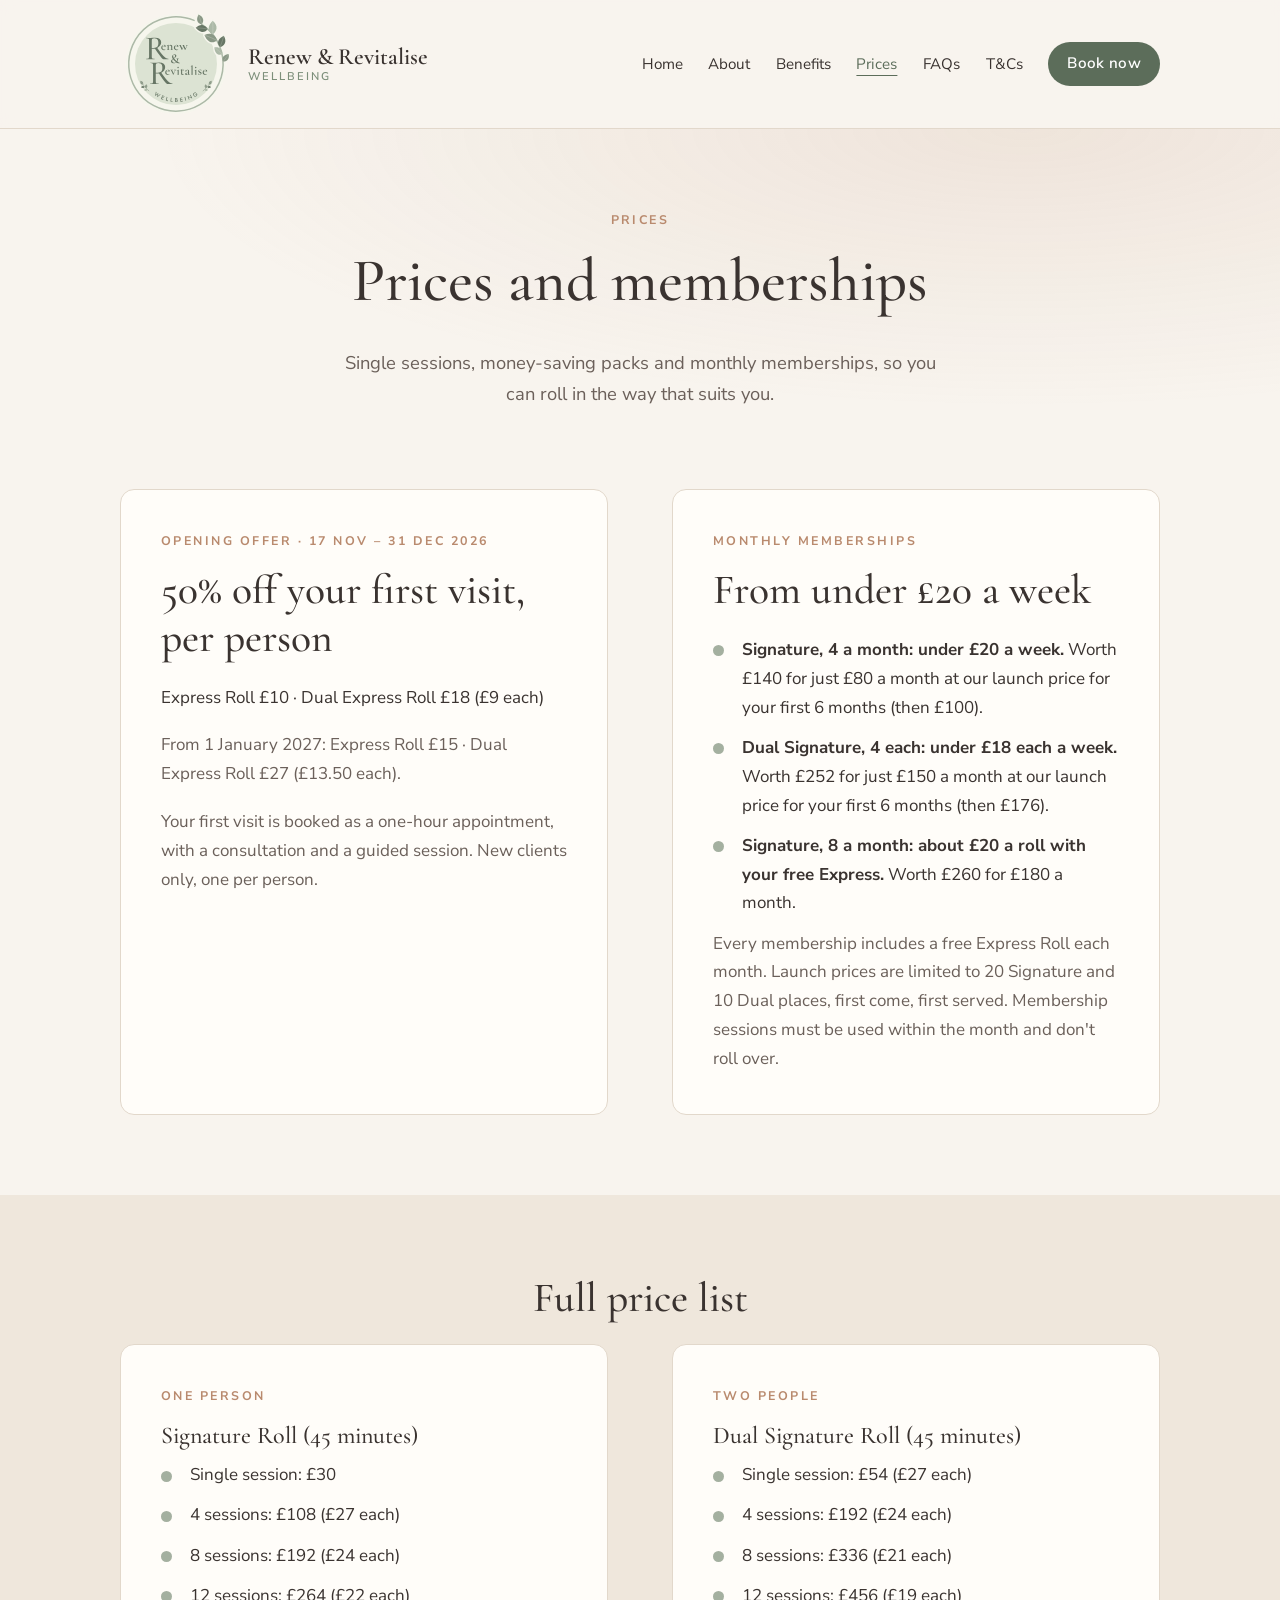
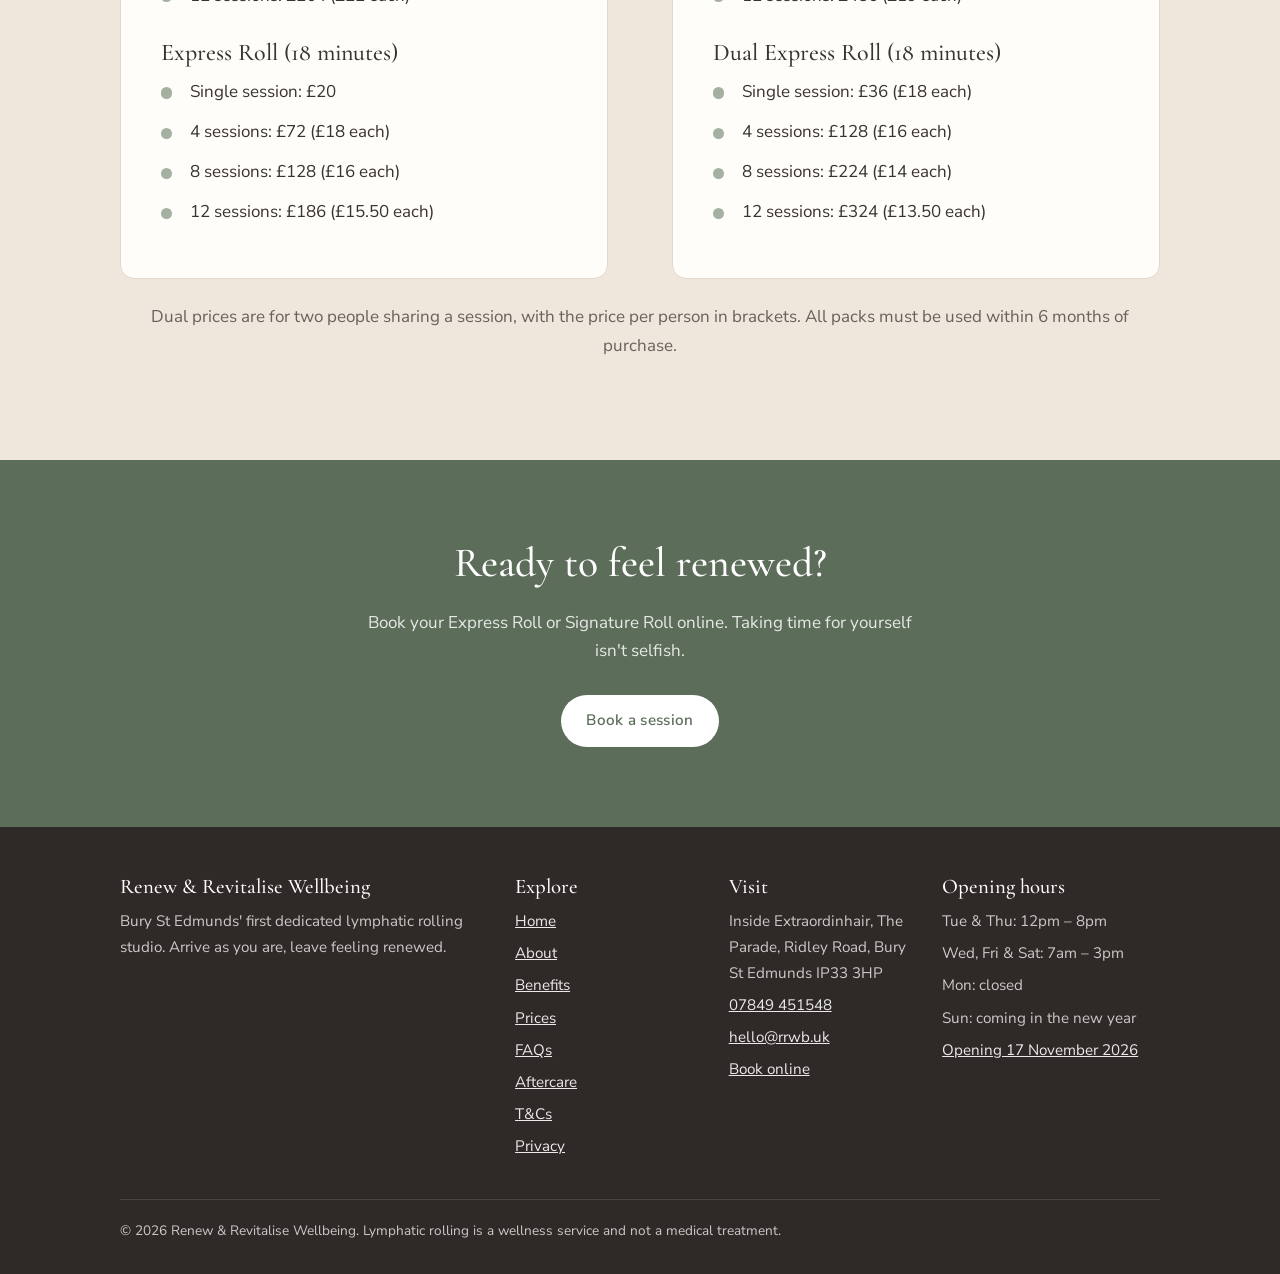
<file: prices.html>
<!doctype html>
<html lang="en-GB">
<head>
  <meta charset="utf-8">
  <meta name="viewport" content="width=device-width, initial-scale=1">
  <title>Lymphatic Rolling Prices | Renew &amp; Revitalise Wellbeing</title>
  <meta name="description" content="Lymphatic rolling prices in Bury St Edmunds: first visit offer, Express and Signature Rolls, multi-session packs and monthly memberships.">
  <meta property="og:title" content="Lymphatic Rolling Prices | Renew &amp; Revitalise Wellbeing">
  <meta property="og:description" content="Lymphatic rolling prices in Bury St Edmunds: first visit offer, Express and Signature Rolls, multi-session packs and monthly memberships.">
  <meta property="og:type" content="website">
  <meta property="og:url" content="https://rrwb.uk/prices.html">
  <meta property="og:image" content="https://rrwb.uk/images/share.png">
  <meta property="og:image:width" content="1200">
  <meta property="og:image:height" content="630">
  <meta property="og:image:alt" content="Renew &amp; Revitalise Wellbeing, lymphatic rolling studio in Bury St Edmunds">
  <meta property="og:site_name" content="Renew &amp; Revitalise Wellbeing">
  <meta property="og:locale" content="en_GB">
  <meta name="twitter:card" content="summary_large_image">
  <link rel="canonical" href="https://rrwb.uk/prices.html">
  <link rel="icon" href="assets/logo.svg" type="image/svg+xml">
  <link rel="stylesheet" href="assets/fonts.css?v=1">
  <link rel="stylesheet" href="assets/style.css?v=10">
  <script src="assets/main.js?v=3" defer></script>
</head>
<body>
  <a class="skip-link" href="#main">Skip to content</a>

  <header class="site-header">
    <div class="container header-inner">
      <a class="brand" href="https://rrwb.uk/"><img src="assets/logo.svg" alt="" width="52" height="52"><span class="brand-name">Renew &amp; Revitalise<span>Wellbeing</span></span></a>
      <button class="nav-toggle" aria-expanded="false" aria-controls="site-nav">Menu</button>
      <nav class="nav" id="site-nav" aria-label="Main">
        <ul>
          <li><a href="https://rrwb.uk/">Home</a></li>
          <li><a href="about.html">About</a></li>
          <li><a href="benefits.html">Benefits</a></li>
          <li><a href="prices.html" aria-current="page">Prices</a></li>
          <li><a href="faqs.html">FAQs</a></li>
          <li><a href="terms.html">T&amp;Cs</a></li>
          <li><a class="btn" href="https://l.fresha.com/3zvsv4t30" target="_blank" rel="noopener" data-book>Book now</a></li>
        </ul>
      </nav>
    </div>
  </header>

  <main id="main">
    <section class="page-hero">
      <div class="container">
        <p class="eyebrow">Prices</p>
        <h1>Prices and memberships</h1>
        <p>Single sessions, money-saving packs and monthly memberships, so you can roll in the way that suits you.</p>
      </div>
    </section>

    <section>
      <div class="container split" style="align-items: stretch;">
        <div class="panel">
          <p class="eyebrow">Opening offer · 17 Nov – 31 Dec 2026</p>
          <h2>50% off your first visit, per person</h2>
          <p>Express Roll £10 · Dual Express Roll £18 (£9 each)</p>
          <p class="muted">From 1 January 2027: Express Roll £15 · Dual Express Roll £27 (£13.50 each).</p>
          <p class="muted" style="margin: 0;">Your first visit is booked as a one-hour appointment, with a consultation and a guided session. New clients only, one per person.</p>
        </div>
        <div class="panel">
          <p class="eyebrow">Monthly memberships</p>
          <h2>From under £20 a week</h2>
          <ul class="check-list">
            <li><strong>Signature, 4 a month: under £20 a week.</strong> Worth £140 for just £80 a month at our launch price for your first 6 months (then £100).</li>
            <li><strong>Dual Signature, 4 each: under £18 each a week.</strong> Worth £252 for just £150 a month at our launch price for your first 6 months (then £176).</li>
            <li><strong>Signature, 8 a month: about £20 a roll with your free Express.</strong> Worth £260 for £180 a month.</li>
          </ul>
          <p class="muted" style="margin: 0;">Every membership includes a free Express Roll each month. Launch prices are limited to 20 Signature and 10 Dual places, first come, first served. Membership sessions must be used within the month and don't roll over.</p>
        </div>
      </div>
    </section>

    <section class="section-alt">
      <div class="container">
        <h2 class="center">Full price list</h2>
        <div class="split" style="align-items: stretch;">
          <div class="panel">
            <p class="eyebrow">One person</p>
            <h3>Signature Roll (45 minutes)</h3>
            <ul class="check-list">
              <li>Single session: £30</li>
              <li>4 sessions: £108 (£27 each)</li>
              <li>8 sessions: £192 (£24 each)</li>
              <li>12 sessions: £264 (£22 each)</li>
            </ul>
            <h3 style="margin-top: 1.75rem;">Express Roll (18 minutes)</h3>
            <ul class="check-list">
              <li>Single session: £20</li>
              <li>4 sessions: £72 (£18 each)</li>
              <li>8 sessions: £128 (£16 each)</li>
              <li>12 sessions: £186 (£15.50 each)</li>
            </ul>
          </div>
          <div class="panel">
            <p class="eyebrow">Two people</p>
            <h3>Dual Signature Roll (45 minutes)</h3>
            <ul class="check-list">
              <li>Single session: £54 (£27 each)</li>
              <li>4 sessions: £192 (£24 each)</li>
              <li>8 sessions: £336 (£21 each)</li>
              <li>12 sessions: £456 (£19 each)</li>
            </ul>
            <h3 style="margin-top: 1.75rem;">Dual Express Roll (18 minutes)</h3>
            <ul class="check-list">
              <li>Single session: £36 (£18 each)</li>
              <li>4 sessions: £128 (£16 each)</li>
              <li>8 sessions: £224 (£14 each)</li>
              <li>12 sessions: £324 (£13.50 each)</li>
            </ul>
          </div>
        </div>
        <p class="muted center" style="margin-top: 1.5rem;">Dual prices are for two people sharing a session, with the price per person in brackets. All packs must be used within 6 months of purchase.</p>
      </div>
    </section>

    <section class="cta-band">
      <div class="container">
        <h2>Ready to feel renewed?</h2>
        <p>Book your Express Roll or Signature Roll online. Taking time for yourself isn't selfish.</p>
        <a class="btn" href="https://l.fresha.com/3zvsv4t30" target="_blank" rel="noopener" data-book>Book a session</a>
      </div>
    </section>
  </main>

  <footer class="site-footer">
    <div class="container">
      <div class="footer-grid">
        <div>
          <h3>Renew &amp; Revitalise Wellbeing</h3>
          <p>Bury St Edmunds' first dedicated lymphatic rolling studio. Arrive as you are, leave feeling renewed.</p>
        </div>
        <div>
          <h3>Explore</h3>
          <ul>
            <li><a href="https://rrwb.uk/">Home</a></li>
            <li><a href="about.html">About</a></li>
            <li><a href="benefits.html">Benefits</a></li>
            <li><a href="prices.html">Prices</a></li>
            <li><a href="faqs.html">FAQs</a></li>
            <li><a href="aftercare.html">Aftercare</a></li>
            <li><a href="terms.html">T&amp;Cs</a></li>
            <li><a href="privacy.html">Privacy</a></li>
          </ul>
        </div>
        <div>
          <h3>Visit</h3>
          <ul>
            <li>Inside Extraordinhair, The Parade, Ridley Road, Bury St Edmunds IP33 3HP</li>
            <li><a href="tel:+447849451548">07849 451548</a></li>
            <li><a href="mailto:hello@rrwb.uk">hello@rrwb.uk</a></li>
            <li><a href="https://l.fresha.com/3zvsv4t30" target="_blank" rel="noopener" data-book>Book online</a></li>
          </ul>
        </div>
        <div>
          <h3>Opening hours</h3>
          <ul>
            <li>Tue &amp; Thu: 12pm – 8pm</li>
            <li>Wed, Fri &amp; Sat: 7am – 3pm</li>
            <li>Mon: closed</li>
            <li>Sun: coming in the new year</li>
            <li><a href="https://rrwb.uk/#hours">Opening 17 November 2026</a></li>
          </ul>
        </div>
      </div>
      <div class="footer-bottom">
        &copy; <span id="year">2026</span> Renew &amp; Revitalise Wellbeing. Lymphatic rolling is a wellness service and not a medical treatment.
      </div>
    </div>
  </footer>
</body>
</html>
</file>
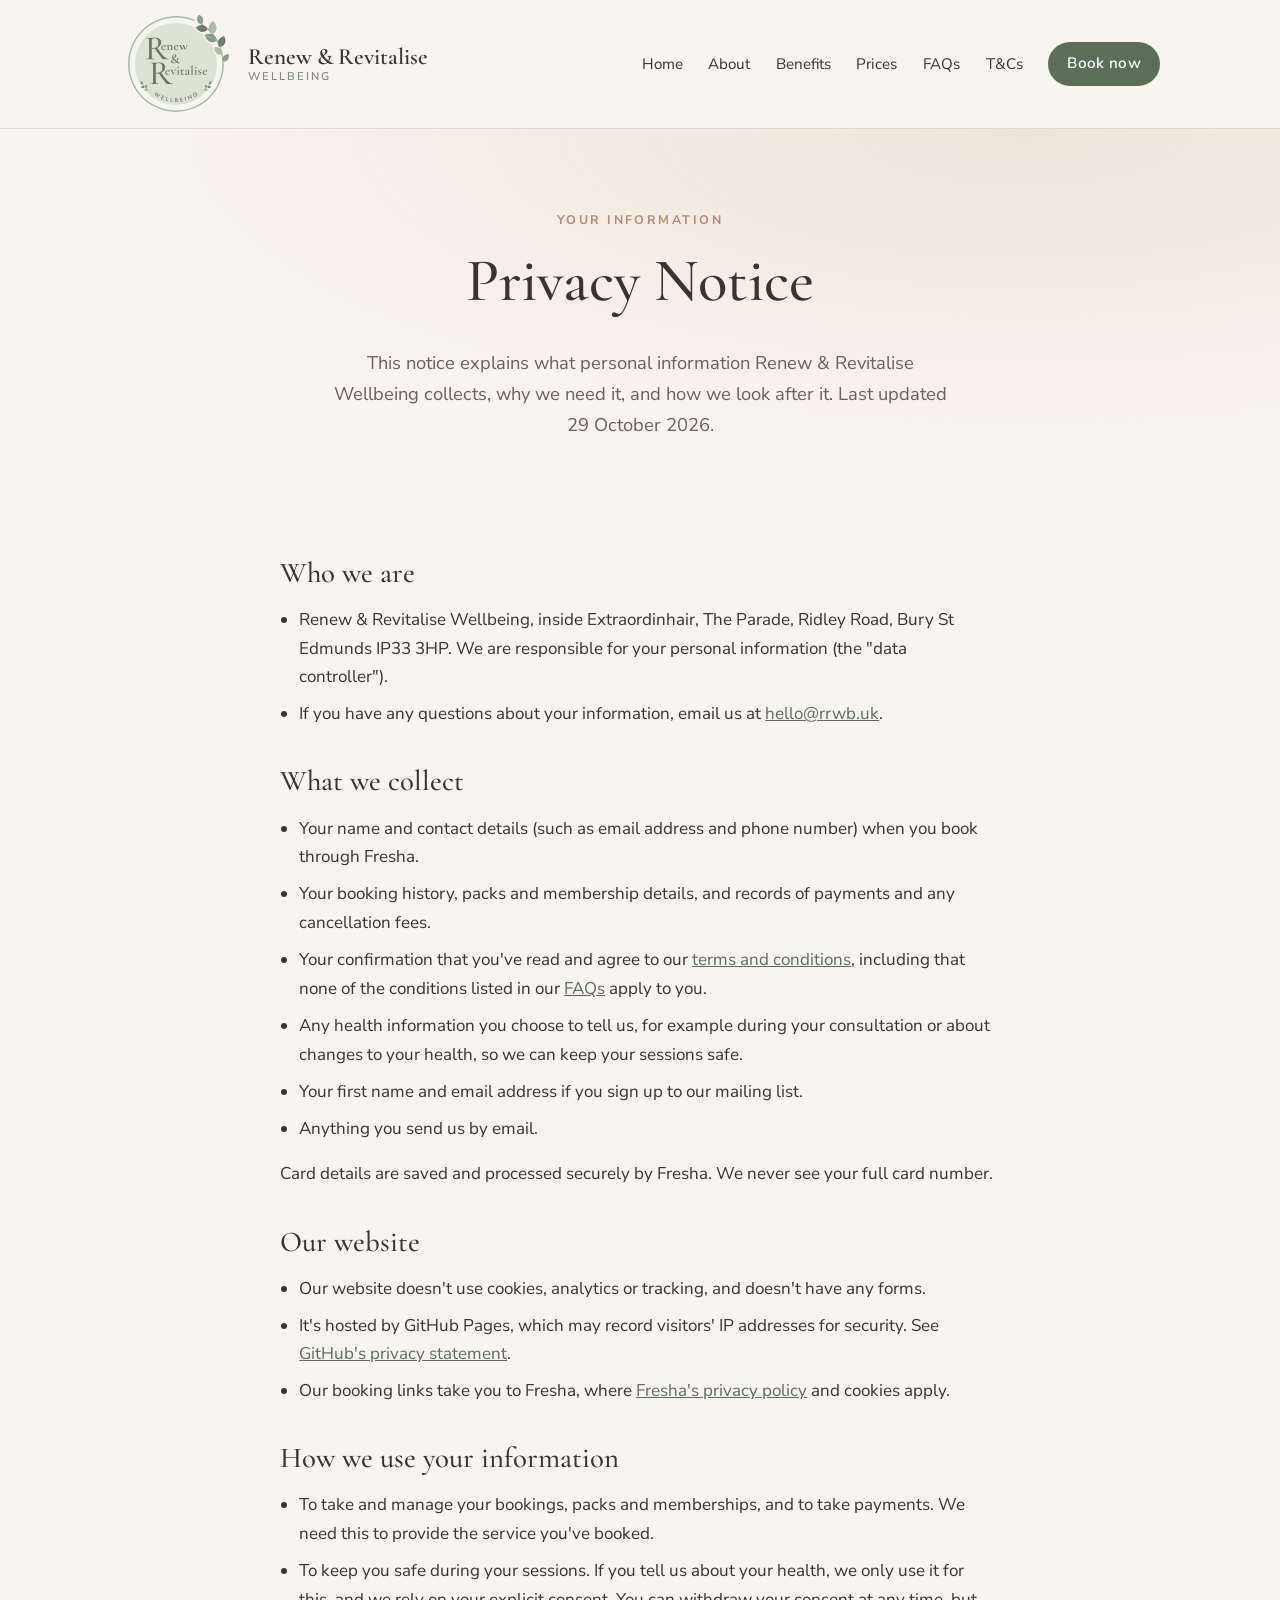
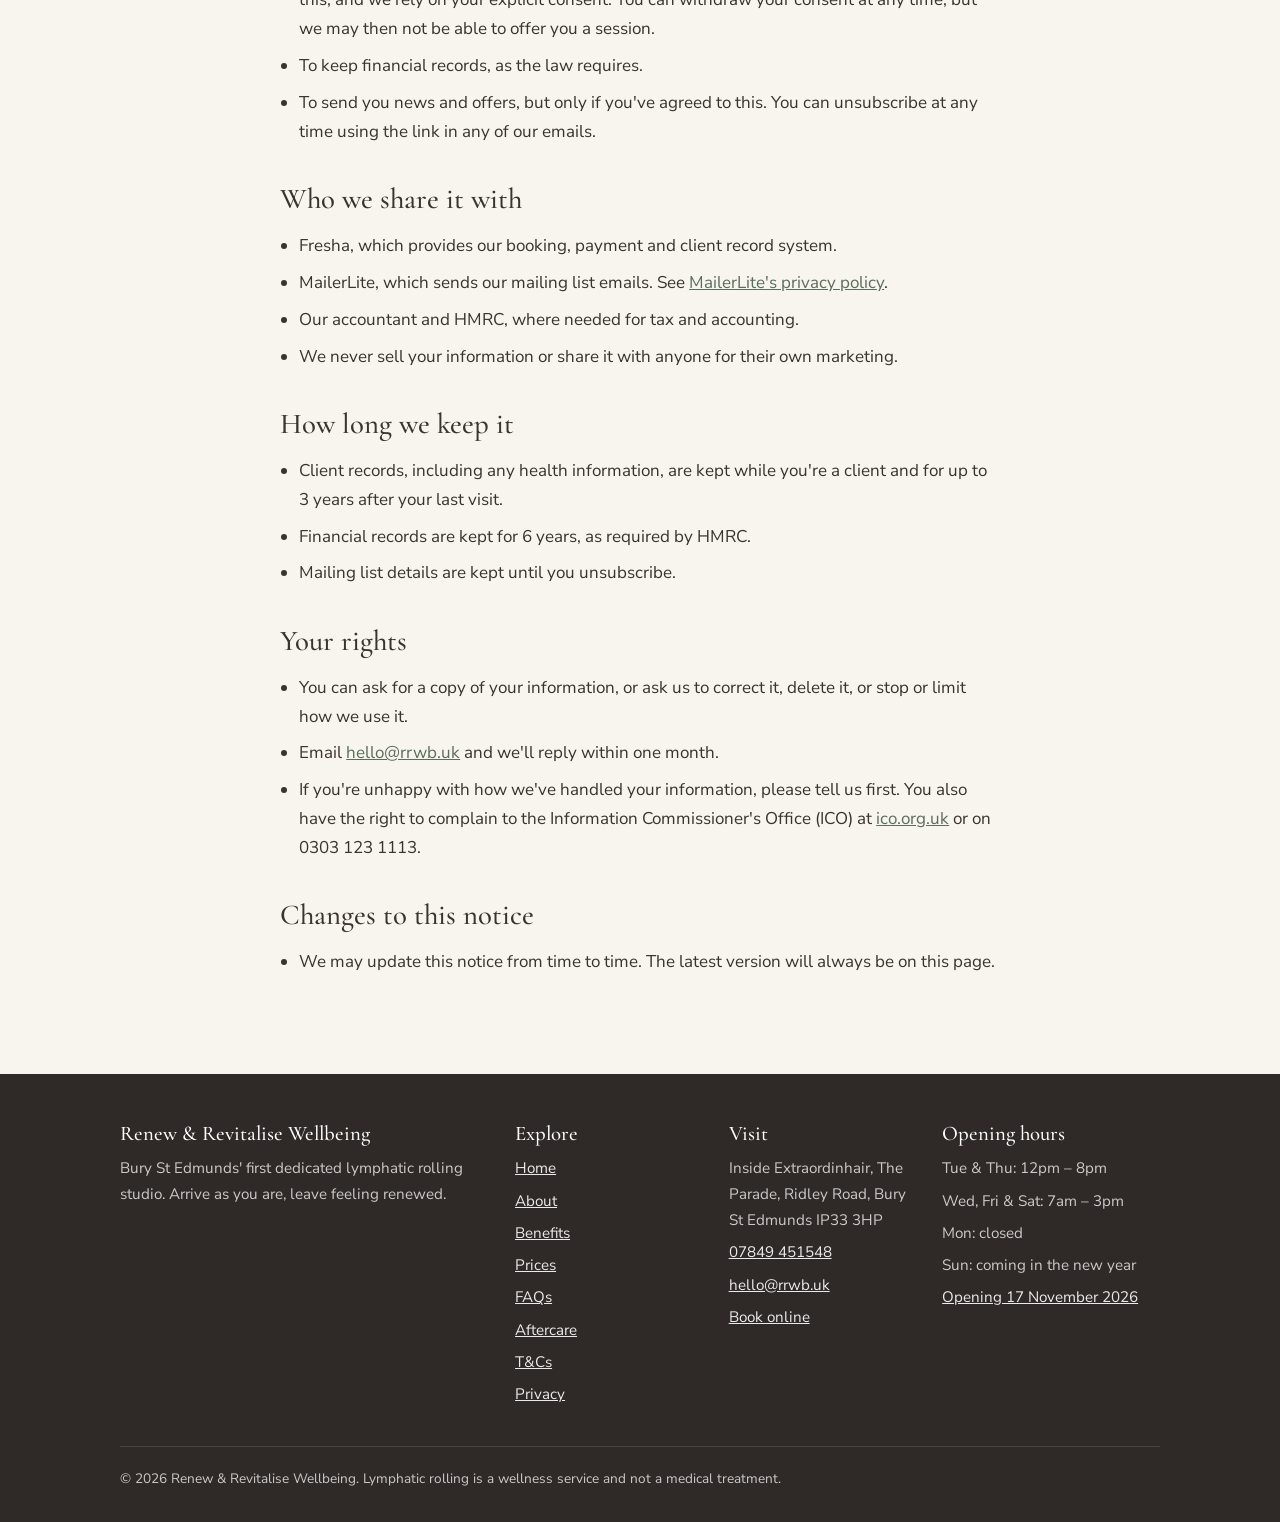
<file: privacy.html>
<!doctype html>
<html lang="en-GB">
<head>
  <meta charset="utf-8">
  <meta name="viewport" content="width=device-width, initial-scale=1">
  <title>Privacy Notice | Renew &amp; Revitalise Wellbeing</title>
  <meta name="description" content="How Renew &amp; Revitalise Wellbeing collects, uses and protects your personal information.">
  <meta property="og:title" content="Privacy Notice | Renew &amp; Revitalise Wellbeing">
  <meta property="og:description" content="How Renew &amp; Revitalise Wellbeing collects, uses and protects your personal information.">
  <meta property="og:type" content="website">
  <meta property="og:url" content="https://rrwb.uk/privacy.html">
  <meta property="og:image" content="https://rrwb.uk/images/share.png">
  <meta property="og:image:width" content="1200">
  <meta property="og:image:height" content="630">
  <meta property="og:image:alt" content="Renew &amp; Revitalise Wellbeing, lymphatic rolling studio in Bury St Edmunds">
  <meta property="og:site_name" content="Renew &amp; Revitalise Wellbeing">
  <meta property="og:locale" content="en_GB">
  <meta name="twitter:card" content="summary_large_image">
  <link rel="canonical" href="https://rrwb.uk/privacy.html">
  <link rel="icon" href="assets/logo.svg" type="image/svg+xml">
  <link rel="stylesheet" href="assets/fonts.css?v=1">
  <link rel="stylesheet" href="assets/style.css?v=10">
  <script src="assets/main.js?v=3" defer></script>
</head>
<body>
  <a class="skip-link" href="#main">Skip to content</a>

  <header class="site-header">
    <div class="container header-inner">
      <a class="brand" href="https://rrwb.uk/"><img src="assets/logo.svg" alt="" width="52" height="52"><span class="brand-name">Renew &amp; Revitalise<span>Wellbeing</span></span></a>
      <button class="nav-toggle" aria-expanded="false" aria-controls="site-nav">Menu</button>
      <nav class="nav" id="site-nav" aria-label="Main">
        <ul>
          <li><a href="https://rrwb.uk/">Home</a></li>
          <li><a href="about.html">About</a></li>
          <li><a href="benefits.html">Benefits</a></li>
          <li><a href="prices.html">Prices</a></li>
          <li><a href="faqs.html">FAQs</a></li>
          <li><a href="terms.html">T&amp;Cs</a></li>
          <li><a class="btn" href="https://l.fresha.com/3zvsv4t30" target="_blank" rel="noopener" data-book>Book now</a></li>
        </ul>
      </nav>
    </div>
  </header>

  <main id="main">
    <section class="page-hero">
      <div class="container">
        <p class="eyebrow">Your information</p>
        <h1>Privacy Notice</h1>
        <p>This notice explains what personal information Renew &amp; Revitalise Wellbeing collects, why we need it, and how we look after it. Last updated 29 October 2026.</p>
      </div>
    </section>

    <section>
      <div class="container narrow prose">
        <h2>Who we are</h2>
        <ul>
          <li>Renew &amp; Revitalise Wellbeing, inside Extraordinhair, The Parade, Ridley Road, Bury St Edmunds IP33 3HP. We are responsible for your personal information (the "data controller").</li>
          <li>If you have any questions about your information, email us at <a href="mailto:hello@rrwb.uk">hello@rrwb.uk</a>.</li>
        </ul>

        <h2>What we collect</h2>
        <ul>
          <li>Your name and contact details (such as email address and phone number) when you book through Fresha.</li>
          <li>Your booking history, packs and membership details, and records of payments and any cancellation fees.</li>
          <li>Your confirmation that you've read and agree to our <a href="terms.html">terms and conditions</a>, including that none of the conditions listed in our <a href="faqs.html#who-shouldnt-book">FAQs</a> apply to you.</li>
          <li>Any health information you choose to tell us, for example during your consultation or about changes to your health, so we can keep your sessions safe.</li>
          <li>Your first name and email address if you sign up to our mailing list.</li>
          <li>Anything you send us by email.</li>
        </ul>
        <p>Card details are saved and processed securely by Fresha. We never see your full card number.</p>

        <h2>Our website</h2>
        <ul>
          <li>Our website doesn't use cookies, analytics or tracking, and doesn't have any forms.</li>
          <li>It's hosted by GitHub Pages, which may record visitors' IP addresses for security. See <a href="https://docs.github.com/en/site-policy/privacy-policies/github-general-privacy-statement" target="_blank" rel="noopener">GitHub's privacy statement</a>.</li>
          <li>Our booking links take you to Fresha, where <a href="https://terms.fresha.com/privacy-policy" target="_blank" rel="noopener">Fresha's privacy policy</a> and cookies apply.</li>
        </ul>

        <h2>How we use your information</h2>
        <ul>
          <li>To take and manage your bookings, packs and memberships, and to take payments. We need this to provide the service you've booked.</li>
          <li>To keep you safe during your sessions. If you tell us about your health, we only use it for this, and we rely on your explicit consent. You can withdraw your consent at any time, but we may then not be able to offer you a session.</li>
          <li>To keep financial records, as the law requires.</li>
          <li>To send you news and offers, but only if you've agreed to this. You can unsubscribe at any time using the link in any of our emails.</li>
        </ul>

        <h2>Who we share it with</h2>
        <ul>
          <li>Fresha, which provides our booking, payment and client record system.</li>
          <li>MailerLite, which sends our mailing list emails. See <a href="https://www.mailerlite.com/legal/privacy-policy" target="_blank" rel="noopener">MailerLite's privacy policy</a>.</li>
          <li>Our accountant and HMRC, where needed for tax and accounting.</li>
          <li>We never sell your information or share it with anyone for their own marketing.</li>
        </ul>

        <h2>How long we keep it</h2>
        <ul>
          <li>Client records, including any health information, are kept while you're a client and for up to 3 years after your last visit.</li>
          <li>Financial records are kept for 6 years, as required by HMRC.</li>
          <li>Mailing list details are kept until you unsubscribe.</li>
        </ul>

        <h2>Your rights</h2>
        <ul>
          <li>You can ask for a copy of your information, or ask us to correct it, delete it, or stop or limit how we use it.</li>
          <li>Email <a href="mailto:hello@rrwb.uk">hello@rrwb.uk</a> and we'll reply within one month.</li>
          <li>If you're unhappy with how we've handled your information, please tell us first. You also have the right to complain to the Information Commissioner's Office (ICO) at <a href="https://ico.org.uk/make-a-complaint/" target="_blank" rel="noopener">ico.org.uk</a> or on 0303 123 1113.</li>
        </ul>

        <h2>Changes to this notice</h2>
        <ul>
          <li>We may update this notice from time to time. The latest version will always be on this page.</li>
        </ul>
      </div>
    </section>
  </main>

  <footer class="site-footer">
    <div class="container">
      <div class="footer-grid">
        <div>
          <h3>Renew &amp; Revitalise Wellbeing</h3>
          <p>Bury St Edmunds' first dedicated lymphatic rolling studio. Arrive as you are, leave feeling renewed.</p>
        </div>
        <div>
          <h3>Explore</h3>
          <ul>
            <li><a href="https://rrwb.uk/">Home</a></li>
            <li><a href="about.html">About</a></li>
            <li><a href="benefits.html">Benefits</a></li>
            <li><a href="prices.html">Prices</a></li>
            <li><a href="faqs.html">FAQs</a></li>
            <li><a href="aftercare.html">Aftercare</a></li>
            <li><a href="terms.html">T&amp;Cs</a></li>
            <li><a href="privacy.html" aria-current="page">Privacy</a></li>
          </ul>
        </div>
        <div>
          <h3>Visit</h3>
          <ul>
            <li>Inside Extraordinhair, The Parade, Ridley Road, Bury St Edmunds IP33 3HP</li>
            <li><a href="tel:+447849451548">07849 451548</a></li>
            <li><a href="mailto:hello@rrwb.uk">hello@rrwb.uk</a></li>
            <li><a href="https://l.fresha.com/3zvsv4t30" target="_blank" rel="noopener" data-book>Book online</a></li>
          </ul>
        </div>
        <div>
          <h3>Opening hours</h3>
          <ul>
            <li>Tue &amp; Thu: 12pm – 8pm</li>
            <li>Wed, Fri &amp; Sat: 7am – 3pm</li>
            <li>Mon: closed</li>
            <li>Sun: coming in the new year</li>
            <li><a href="https://rrwb.uk/#hours">Opening 17 November 2026</a></li>
          </ul>
        </div>
      </div>
      <div class="footer-bottom">
        &copy; <span id="year">2026</span> Renew &amp; Revitalise Wellbeing. Lymphatic rolling is a wellness service and not a medical treatment.
      </div>
    </div>
  </footer>
</body>
</html>
</file>
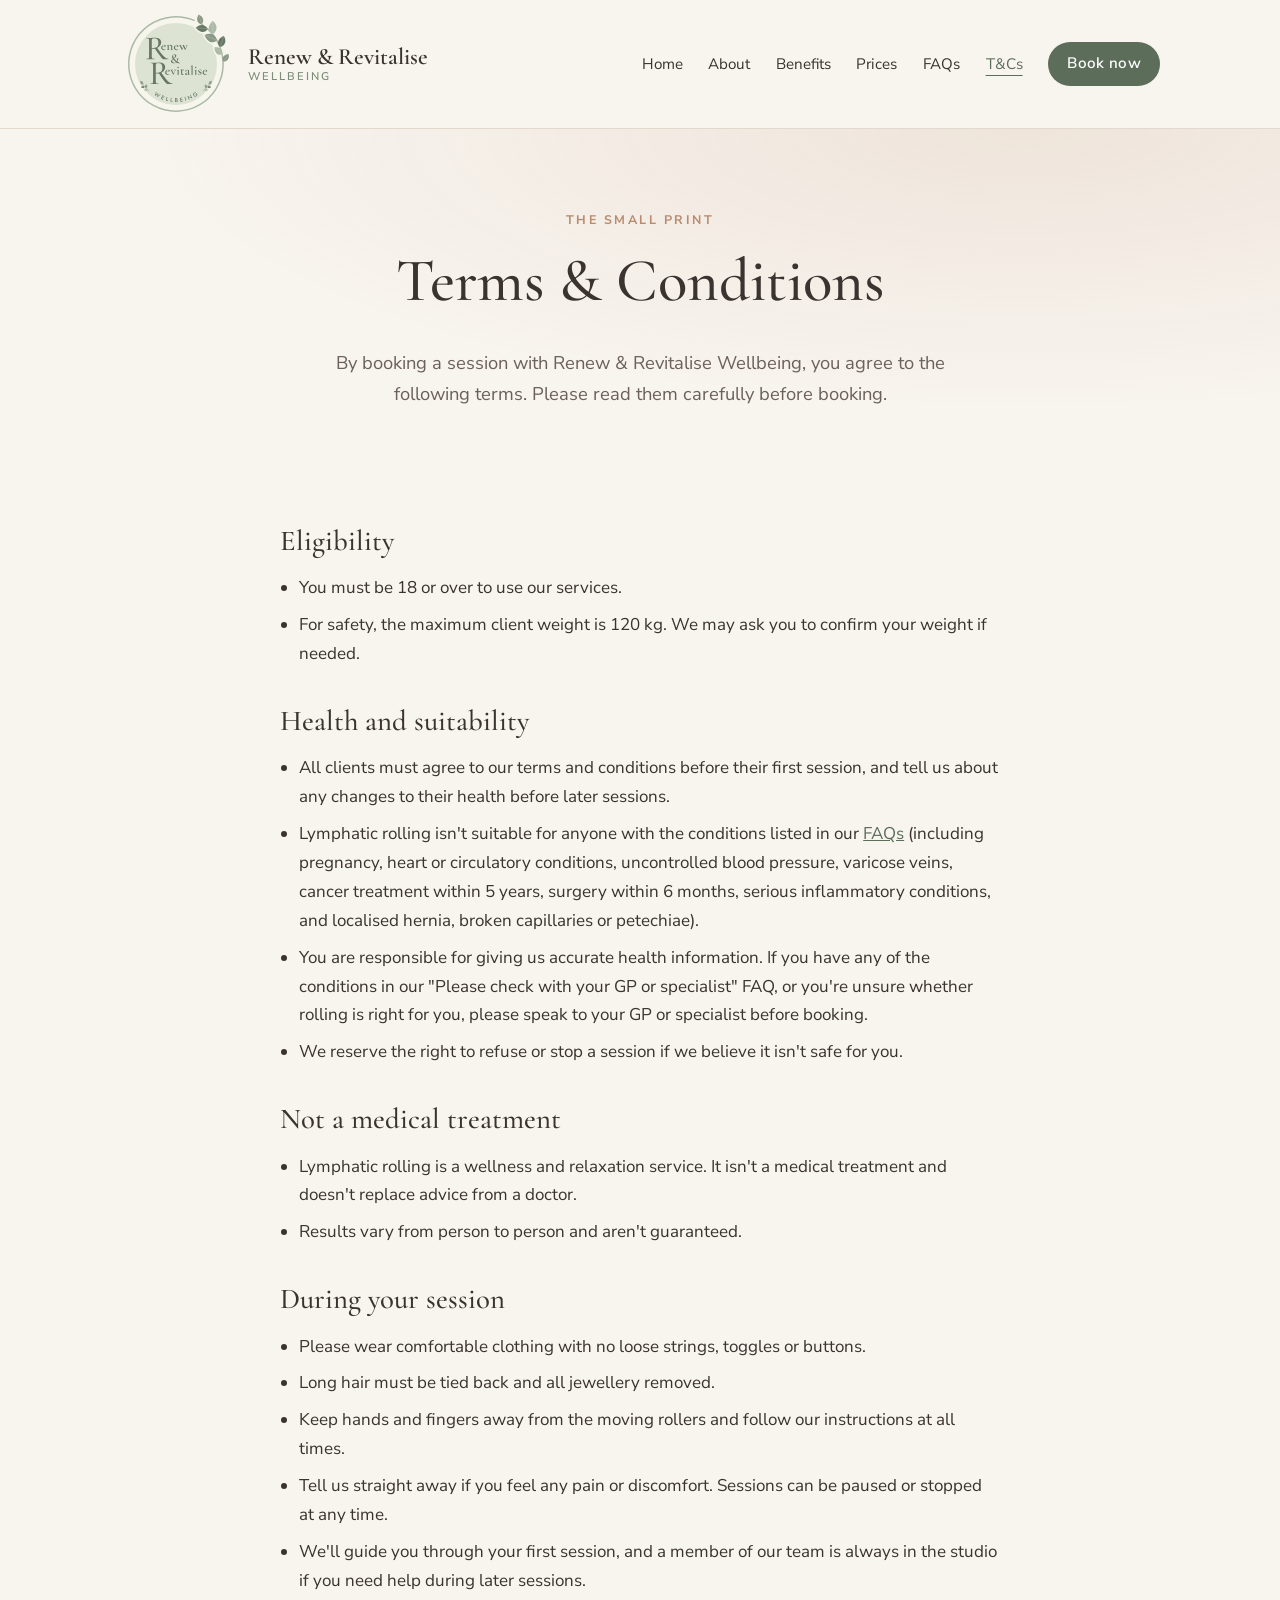
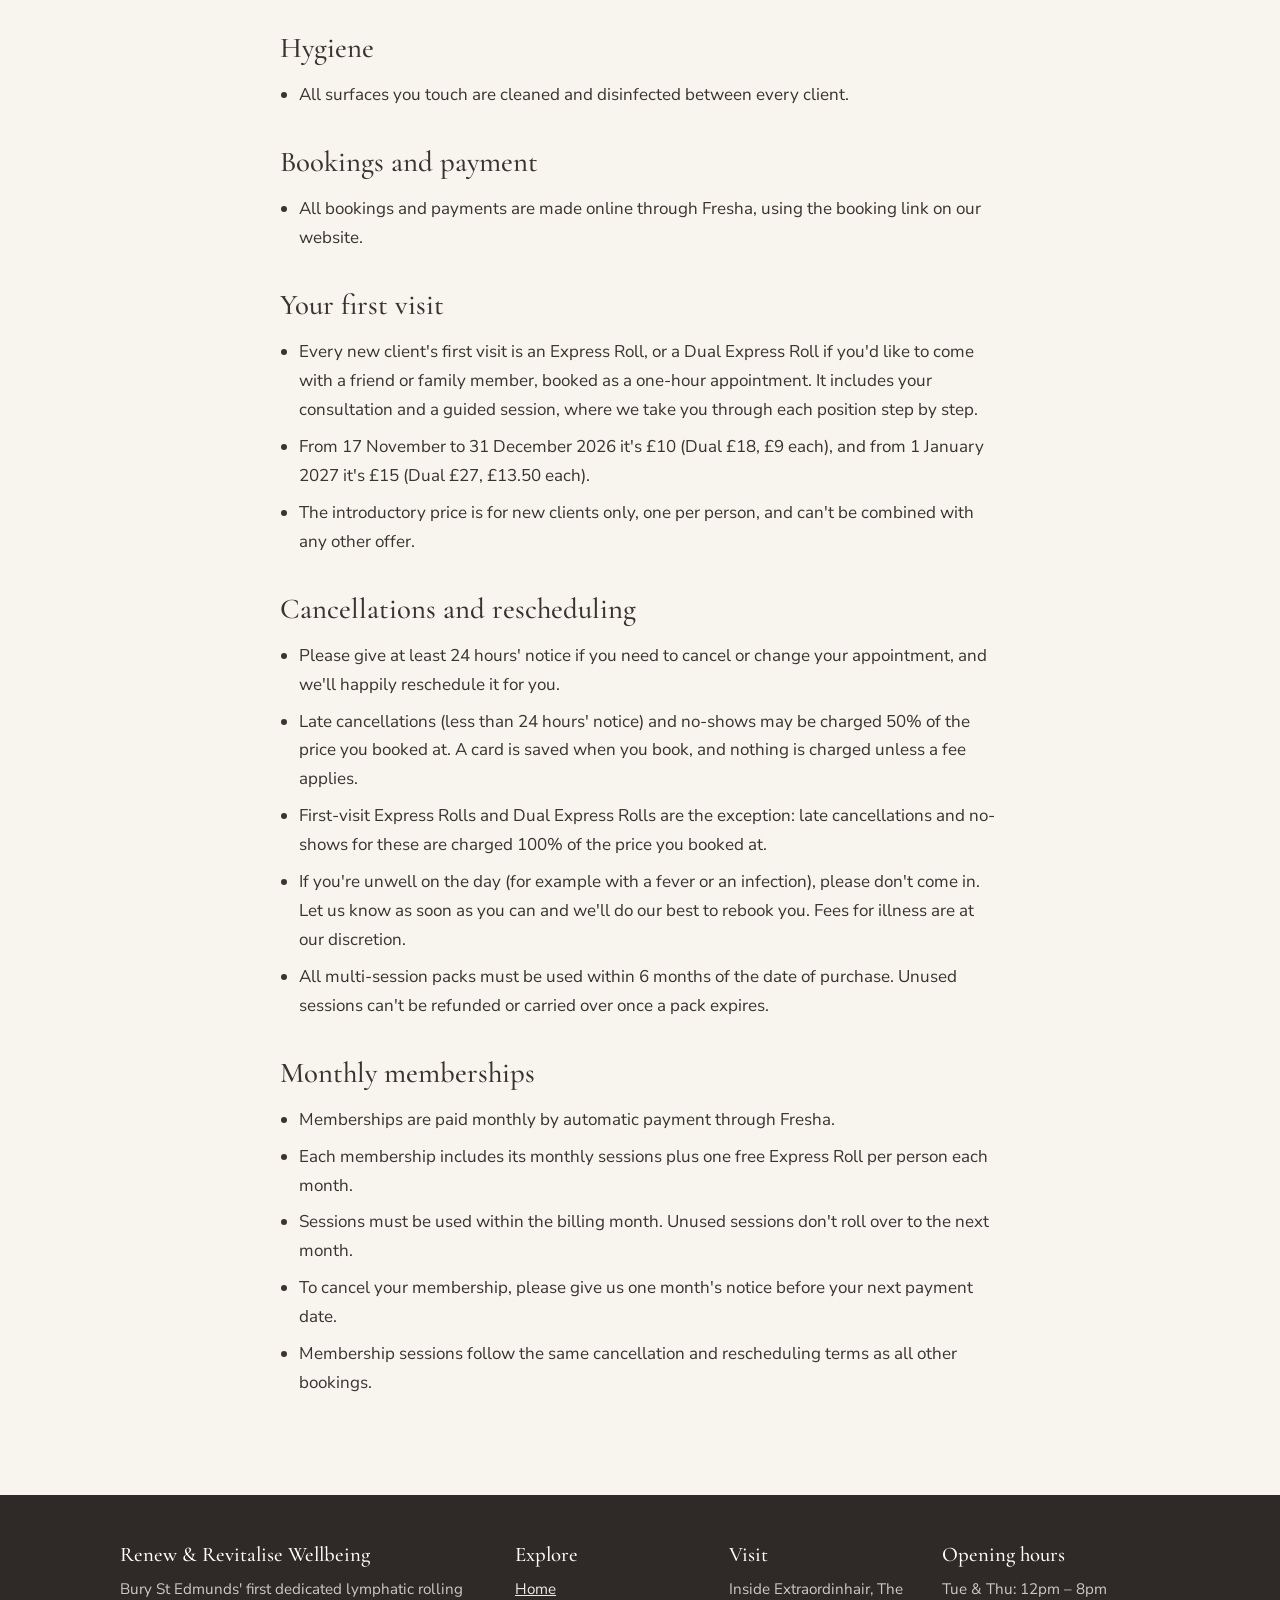
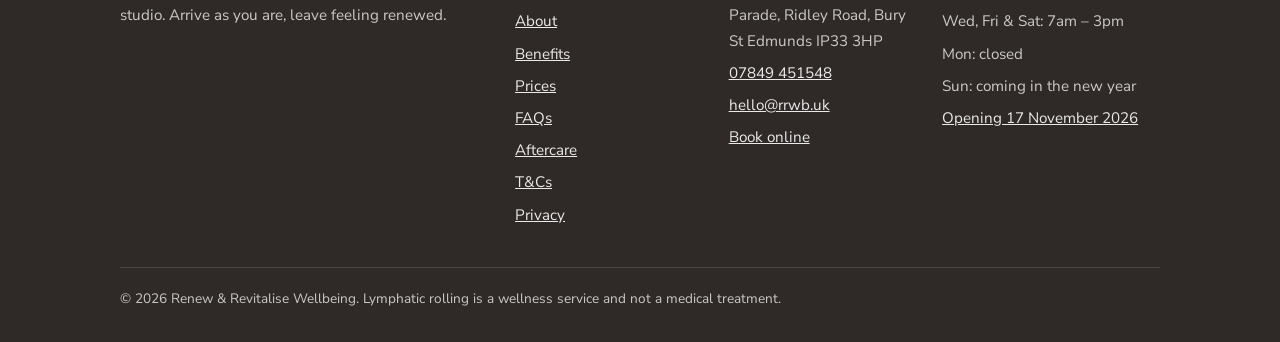
<file: terms.html>
<!doctype html>
<html lang="en-GB">
<head>
  <meta charset="utf-8">
  <meta name="viewport" content="width=device-width, initial-scale=1">
  <title>Terms &amp; Conditions | Renew &amp; Revitalise Wellbeing</title>
  <meta name="description" content="Terms and conditions for booking sessions at Renew &amp; Revitalise Wellbeing.">
  <meta property="og:title" content="Terms &amp; Conditions | Renew &amp; Revitalise Wellbeing">
  <meta property="og:description" content="Terms and conditions for booking sessions at Renew &amp; Revitalise Wellbeing.">
  <meta property="og:type" content="website">
  <meta property="og:url" content="https://rrwb.uk/terms.html">
  <meta property="og:image" content="https://rrwb.uk/images/share.png">
  <meta property="og:image:width" content="1200">
  <meta property="og:image:height" content="630">
  <meta property="og:image:alt" content="Renew &amp; Revitalise Wellbeing, lymphatic rolling studio in Bury St Edmunds">
  <meta property="og:site_name" content="Renew &amp; Revitalise Wellbeing">
  <meta property="og:locale" content="en_GB">
  <meta name="twitter:card" content="summary_large_image">
  <link rel="canonical" href="https://rrwb.uk/terms.html">
  <link rel="icon" href="assets/logo.svg" type="image/svg+xml">
  <link rel="stylesheet" href="assets/fonts.css?v=1">
  <link rel="stylesheet" href="assets/style.css?v=10">
  <script src="assets/main.js?v=3" defer></script>
</head>
<body>
  <a class="skip-link" href="#main">Skip to content</a>

  <header class="site-header">
    <div class="container header-inner">
      <a class="brand" href="https://rrwb.uk/"><img src="assets/logo.svg" alt="" width="52" height="52"><span class="brand-name">Renew &amp; Revitalise<span>Wellbeing</span></span></a>
      <button class="nav-toggle" aria-expanded="false" aria-controls="site-nav">Menu</button>
      <nav class="nav" id="site-nav" aria-label="Main">
        <ul>
          <li><a href="https://rrwb.uk/">Home</a></li>
          <li><a href="about.html">About</a></li>
          <li><a href="benefits.html">Benefits</a></li>
          <li><a href="prices.html">Prices</a></li>
          <li><a href="faqs.html">FAQs</a></li>
          <li><a href="terms.html" aria-current="page">T&amp;Cs</a></li>
          <li><a class="btn" href="https://l.fresha.com/3zvsv4t30" target="_blank" rel="noopener" data-book>Book now</a></li>
        </ul>
      </nav>
    </div>
  </header>

  <main id="main">
    <section class="page-hero">
      <div class="container">
        <p class="eyebrow">The small print</p>
        <h1>Terms &amp; Conditions</h1>
        <p>By booking a session with Renew &amp; Revitalise Wellbeing, you agree to the following terms. Please read them carefully before booking.</p>
      </div>
    </section>

    <section>
      <div class="container narrow prose">
        <h2>Eligibility</h2>
        <ul>
          <li>You must be 18 or over to use our services.</li>
          <li>For safety, the maximum client weight is 120 kg. We may ask you to confirm your weight if needed.</li>
        </ul>

        <h2>Health and suitability</h2>
        <ul>
          <li>All clients must agree to our terms and conditions before their first session, and tell us about any changes to their health before later sessions.</li>
          <li>Lymphatic rolling isn't suitable for anyone with the conditions listed in our <a href="faqs.html#who-shouldnt-book">FAQs</a> (including pregnancy, heart or circulatory conditions, uncontrolled blood pressure, varicose veins, cancer treatment within 5 years, surgery within 6 months, serious inflammatory conditions, and localised hernia, broken capillaries or petechiae).</li>
          <li>You are responsible for giving us accurate health information. If you have any of the conditions in our "Please check with your GP or specialist" FAQ, or you're unsure whether rolling is right for you, please speak to your GP or specialist before booking.</li>
          <li>We reserve the right to refuse or stop a session if we believe it isn't safe for you.</li>
        </ul>

        <h2>Not a medical treatment</h2>
        <ul>
          <li>Lymphatic rolling is a wellness and relaxation service. It isn't a medical treatment and doesn't replace advice from a doctor.</li>
          <li>Results vary from person to person and aren't guaranteed.</li>
        </ul>

        <h2>During your session</h2>
        <ul>
          <li>Please wear comfortable clothing with no loose strings, toggles or buttons.</li>
          <li>Long hair must be tied back and all jewellery removed.</li>
          <li>Keep hands and fingers away from the moving rollers and follow our instructions at all times.</li>
          <li>Tell us straight away if you feel any pain or discomfort. Sessions can be paused or stopped at any time.</li>
          <li>We'll guide you through your first session, and a member of our team is always in the studio if you need help during later sessions.</li>
        </ul>

        <h2>Hygiene</h2>
        <ul>
          <li>All surfaces you touch are cleaned and disinfected between every client.</li>
        </ul>

        <h2>Bookings and payment</h2>
        <ul>
          <li>All bookings and payments are made online through Fresha, using the booking link on our website.</li>
        </ul>

        <h2>Your first visit</h2>
        <ul>
          <li>Every new client's first visit is an Express Roll, or a Dual Express Roll if you'd like to come with a friend or family member, booked as a one-hour appointment. It includes your consultation and a guided session, where we take you through each position step by step.</li>
          <li>From 17 November to 31 December 2026 it's £10 (Dual £18, £9 each), and from 1 January 2027 it's £15 (Dual £27, £13.50 each).</li>
          <li>The introductory price is for new clients only, one per person, and can't be combined with any other offer.</li>
        </ul>

        <h2>Cancellations and rescheduling</h2>
        <ul>
          <li>Please give at least 24 hours' notice if you need to cancel or change your appointment, and we'll happily reschedule it for you.</li>
          <li>Late cancellations (less than 24 hours' notice) and no-shows may be charged 50% of the price you booked at. A card is saved when you book, and nothing is charged unless a fee applies.</li>
          <li>First-visit Express Rolls and Dual Express Rolls are the exception: late cancellations and no-shows for these are charged 100% of the price you booked at.</li>
          <li>If you're unwell on the day (for example with a fever or an infection), please don't come in. Let us know as soon as you can and we'll do our best to rebook you. Fees for illness are at our discretion.</li>
          <li>All multi-session packs must be used within 6 months of the date of purchase. Unused sessions can't be refunded or carried over once a pack expires.</li>
        </ul>

        <h2>Monthly memberships</h2>
        <ul>
          <li>Memberships are paid monthly by automatic payment through Fresha.</li>
          <li>Each membership includes its monthly sessions plus one free Express Roll per person each month.</li>
          <li>Sessions must be used within the billing month. Unused sessions don't roll over to the next month.</li>
          <li>To cancel your membership, please give us one month's notice before your next payment date.</li>
          <li>Membership sessions follow the same cancellation and rescheduling terms as all other bookings.</li>
        </ul>
      </div>
    </section>
  </main>

  <footer class="site-footer">
    <div class="container">
      <div class="footer-grid">
        <div>
          <h3>Renew &amp; Revitalise Wellbeing</h3>
          <p>Bury St Edmunds' first dedicated lymphatic rolling studio. Arrive as you are, leave feeling renewed.</p>
        </div>
        <div>
          <h3>Explore</h3>
          <ul>
            <li><a href="https://rrwb.uk/">Home</a></li>
            <li><a href="about.html">About</a></li>
            <li><a href="benefits.html">Benefits</a></li>
            <li><a href="prices.html">Prices</a></li>
            <li><a href="faqs.html">FAQs</a></li>
            <li><a href="aftercare.html">Aftercare</a></li>
            <li><a href="terms.html">T&amp;Cs</a></li>
            <li><a href="privacy.html">Privacy</a></li>
          </ul>
        </div>
        <div>
          <h3>Visit</h3>
          <ul>
            <li>Inside Extraordinhair, The Parade, Ridley Road, Bury St Edmunds IP33 3HP</li>
            <li><a href="tel:+447849451548">07849 451548</a></li>
            <li><a href="mailto:hello@rrwb.uk">hello@rrwb.uk</a></li>
            <li><a href="https://l.fresha.com/3zvsv4t30" target="_blank" rel="noopener" data-book>Book online</a></li>
          </ul>
        </div>
        <div>
          <h3>Opening hours</h3>
          <ul>
            <li>Tue &amp; Thu: 12pm – 8pm</li>
            <li>Wed, Fri &amp; Sat: 7am – 3pm</li>
            <li>Mon: closed</li>
            <li>Sun: coming in the new year</li>
            <li><a href="https://rrwb.uk/#hours">Opening 17 November 2026</a></li>
          </ul>
        </div>
      </div>
      <div class="footer-bottom">
        &copy; <span id="year">2026</span> Renew &amp; Revitalise Wellbeing. Lymphatic rolling is a wellness service and not a medical treatment.
      </div>
    </div>
  </footer>
</body>
</html>
</file>
<file: assets/fonts.css>
/* Self-hosted Google Fonts (Cormorant Garamond, Nunito Sans), so visitors' browsers don't contact Google. */
/* latin-ext */
@font-face {
  font-family: 'Cormorant Garamond';
  font-style: italic;
  font-weight: 500;
  font-display: swap;
  src: url(fonts/cormorant-garamond-italic-latin-ext.woff2) format('woff2');
  unicode-range: U+0100-02BA, U+02BD-02C5, U+02C7-02CC, U+02CE-02D7, U+02DD-02FF, U+0304, U+0308, U+0329, U+1D00-1DBF, U+1E00-1E9F, U+1EF2-1EFF, U+2020, U+20A0-20AB, U+20AD-20C4, U+2113, U+2C60-2C7F, U+A720-A7FF;
}
/* latin */
@font-face {
  font-family: 'Cormorant Garamond';
  font-style: italic;
  font-weight: 500;
  font-display: swap;
  src: url(fonts/cormorant-garamond-italic-latin.woff2) format('woff2');
  unicode-range: U+0000-00FF, U+0131, U+0152-0153, U+02BB-02BC, U+02C6, U+02DA, U+02DC, U+0304, U+0308, U+0329, U+2000-206F, U+20AC, U+2122, U+2191, U+2193, U+2212, U+2215, U+FEFF, U+FFFD;
}
/* latin-ext */
@font-face {
  font-family: 'Cormorant Garamond';
  font-style: normal;
  font-weight: 500;
  font-display: swap;
  src: url(fonts/cormorant-garamond-normal-latin-ext.woff2) format('woff2');
  unicode-range: U+0100-02BA, U+02BD-02C5, U+02C7-02CC, U+02CE-02D7, U+02DD-02FF, U+0304, U+0308, U+0329, U+1D00-1DBF, U+1E00-1E9F, U+1EF2-1EFF, U+2020, U+20A0-20AB, U+20AD-20C4, U+2113, U+2C60-2C7F, U+A720-A7FF;
}
/* latin */
@font-face {
  font-family: 'Cormorant Garamond';
  font-style: normal;
  font-weight: 500;
  font-display: swap;
  src: url(fonts/cormorant-garamond-normal-latin.woff2) format('woff2');
  unicode-range: U+0000-00FF, U+0131, U+0152-0153, U+02BB-02BC, U+02C6, U+02DA, U+02DC, U+0304, U+0308, U+0329, U+2000-206F, U+20AC, U+2122, U+2191, U+2193, U+2212, U+2215, U+FEFF, U+FFFD;
}
/* latin-ext */
@font-face {
  font-family: 'Cormorant Garamond';
  font-style: normal;
  font-weight: 600;
  font-display: swap;
  src: url(fonts/cormorant-garamond-normal-latin-ext.woff2) format('woff2');
  unicode-range: U+0100-02BA, U+02BD-02C5, U+02C7-02CC, U+02CE-02D7, U+02DD-02FF, U+0304, U+0308, U+0329, U+1D00-1DBF, U+1E00-1E9F, U+1EF2-1EFF, U+2020, U+20A0-20AB, U+20AD-20C4, U+2113, U+2C60-2C7F, U+A720-A7FF;
}
/* latin */
@font-face {
  font-family: 'Cormorant Garamond';
  font-style: normal;
  font-weight: 600;
  font-display: swap;
  src: url(fonts/cormorant-garamond-normal-latin.woff2) format('woff2');
  unicode-range: U+0000-00FF, U+0131, U+0152-0153, U+02BB-02BC, U+02C6, U+02DA, U+02DC, U+0304, U+0308, U+0329, U+2000-206F, U+20AC, U+2122, U+2191, U+2193, U+2212, U+2215, U+FEFF, U+FFFD;
}
/* latin-ext */
@font-face {
  font-family: 'Nunito Sans';
  font-style: normal;
  font-weight: 400;
  font-stretch: 100%;
  font-display: swap;
  src: url(fonts/nunito-sans-normal-latin-ext.woff2) format('woff2');
  unicode-range: U+0100-02BA, U+02BD-02C5, U+02C7-02CC, U+02CE-02D7, U+02DD-02FF, U+0304, U+0308, U+0329, U+1D00-1DBF, U+1E00-1E9F, U+1EF2-1EFF, U+2020, U+20A0-20AB, U+20AD-20C4, U+2113, U+2C60-2C7F, U+A720-A7FF;
}
/* latin */
@font-face {
  font-family: 'Nunito Sans';
  font-style: normal;
  font-weight: 400;
  font-stretch: 100%;
  font-display: swap;
  src: url(fonts/nunito-sans-normal-latin.woff2) format('woff2');
  unicode-range: U+0000-00FF, U+0131, U+0152-0153, U+02BB-02BC, U+02C6, U+02DA, U+02DC, U+0304, U+0308, U+0329, U+2000-206F, U+20AC, U+2122, U+2191, U+2193, U+2212, U+2215, U+FEFF, U+FFFD;
}
/* latin-ext */
@font-face {
  font-family: 'Nunito Sans';
  font-style: normal;
  font-weight: 600;
  font-stretch: 100%;
  font-display: swap;
  src: url(fonts/nunito-sans-normal-latin-ext.woff2) format('woff2');
  unicode-range: U+0100-02BA, U+02BD-02C5, U+02C7-02CC, U+02CE-02D7, U+02DD-02FF, U+0304, U+0308, U+0329, U+1D00-1DBF, U+1E00-1E9F, U+1EF2-1EFF, U+2020, U+20A0-20AB, U+20AD-20C4, U+2113, U+2C60-2C7F, U+A720-A7FF;
}
/* latin */
@font-face {
  font-family: 'Nunito Sans';
  font-style: normal;
  font-weight: 600;
  font-stretch: 100%;
  font-display: swap;
  src: url(fonts/nunito-sans-normal-latin.woff2) format('woff2');
  unicode-range: U+0000-00FF, U+0131, U+0152-0153, U+02BB-02BC, U+02C6, U+02DA, U+02DC, U+0304, U+0308, U+0329, U+2000-206F, U+20AC, U+2122, U+2191, U+2193, U+2212, U+2215, U+FEFF, U+FFFD;
}
/* latin-ext */
@font-face {
  font-family: 'Nunito Sans';
  font-style: normal;
  font-weight: 700;
  font-stretch: 100%;
  font-display: swap;
  src: url(fonts/nunito-sans-normal-latin-ext.woff2) format('woff2');
  unicode-range: U+0100-02BA, U+02BD-02C5, U+02C7-02CC, U+02CE-02D7, U+02DD-02FF, U+0304, U+0308, U+0329, U+1D00-1DBF, U+1E00-1E9F, U+1EF2-1EFF, U+2020, U+20A0-20AB, U+20AD-20C4, U+2113, U+2C60-2C7F, U+A720-A7FF;
}
/* latin */
@font-face {
  font-family: 'Nunito Sans';
  font-style: normal;
  font-weight: 700;
  font-stretch: 100%;
  font-display: swap;
  src: url(fonts/nunito-sans-normal-latin.woff2) format('woff2');
  unicode-range: U+0000-00FF, U+0131, U+0152-0153, U+02BB-02BC, U+02C6, U+02DA, U+02DC, U+0304, U+0308, U+0329, U+2000-206F, U+20AC, U+2122, U+2191, U+2193, U+2212, U+2215, U+FEFF, U+FFFD;
}
</file>
<file: assets/style.css>
:root {
  --bg: #f8f4ee;
  --bg-alt: #efe7dc;
  --surface: #fffdf9;
  --ink: #3a3330;
  --ink-soft: #6b605a;
  --sage: #7d8f7a;
  --sage-dark: #5c6d5a;
  --clay: #b98a6e;
  --line: #e2d8cb;
  --radius: 14px;
  --max: 1080px;
  --serif: "Cormorant Garamond", Georgia, "Times New Roman", serif;
  --sans: "Nunito Sans", system-ui, -apple-system, "Segoe UI", sans-serif;
}

*,
*::before,
*::after {
  box-sizing: border-box;
}

html {
  scroll-behavior: smooth;
}

body {
  margin: 0;
  background: var(--bg);
  color: var(--ink);
  font-family: var(--sans);
  font-size: 1.0625rem;
  line-height: 1.7;
  -webkit-font-smoothing: antialiased;
}

img {
  max-width: 100%;
  display: block;
}

a {
  color: var(--sage-dark);
}

h1,
h2,
h3 {
  font-family: var(--serif);
  font-weight: 500;
  line-height: 1.15;
  color: var(--ink);
  margin: 0 0 0.5em;
}

h1 {
  font-size: clamp(2.4rem, 6vw, 3.8rem);
}

h2 {
  font-size: clamp(1.9rem, 4vw, 2.6rem);
}

h3 {
  font-size: 1.5rem;
}

p {
  margin: 0 0 1.1em;
}

.container {
  width: 100%;
  max-width: var(--max);
  margin: 0 auto;
  padding: 0 1.25rem;
}

.narrow {
  max-width: 760px;
}

.skip-link {
  position: absolute;
  left: -999px;
  top: 0;
  background: var(--ink);
  color: #fff;
  padding: 0.5rem 1rem;
  z-index: 100;
}

.skip-link:focus {
  left: 1rem;
}

/* Header */
.site-header {
  position: sticky;
  top: 0;
  z-index: 50;
  background: rgba(248, 244, 238, 0.92);
  backdrop-filter: blur(8px);
  border-bottom: 1px solid var(--line);
}

.header-inner {
  display: flex;
  align-items: center;
  justify-content: space-between;
  gap: 1rem;
  min-height: 72px;
}

.brand {
  display: flex;
  align-items: center;
  gap: 0.7rem;
  font-family: var(--serif);
  font-size: 1.45rem;
  font-weight: 600;
  color: var(--ink);
  text-decoration: none;
  line-height: 1.1;
}

.brand img {
  width: 52px;
  height: 52px;
  flex-shrink: 0;
}

.brand-name span {
  display: block;
  font-family: var(--sans);
  font-size: 0.7rem;
  font-weight: 600;
  letter-spacing: 0.18em;
  text-transform: uppercase;
  color: var(--sage);
}

.nav ul {
  list-style: none;
  display: flex;
  align-items: center;
  gap: 1.6rem;
  margin: 0;
  padding: 0;
}

.nav a {
  color: var(--ink);
  text-decoration: none;
  font-size: 0.95rem;
}

.nav a:hover,
.nav a[aria-current="page"] {
  color: var(--sage-dark);
  text-decoration: underline;
  text-underline-offset: 6px;
  text-decoration-thickness: 1px;
}

.nav-toggle {
  display: none;
  background: none;
  border: 1px solid var(--line);
  border-radius: 8px;
  padding: 0.45rem 0.7rem;
  font: inherit;
  color: var(--ink);
  cursor: pointer;
}

/* Buttons */
.btn {
  display: inline-block;
  background: var(--sage-dark);
  color: #fff;
  text-decoration: none;
  padding: 0.8rem 1.6rem;
  border-radius: 999px;
  font-weight: 600;
  font-size: 0.95rem;
  letter-spacing: 0.02em;
  transition: background 0.2s ease;
}

.btn:hover {
  background: #4b5a49;
  color: #fff;
}

.btn-outline {
  background: transparent;
  color: var(--sage-dark);
  border: 1px solid var(--sage-dark);
}

.btn-outline:hover {
  background: var(--sage-dark);
}

.nav .btn {
  color: #fff;
  padding: 0.55rem 1.2rem;
  text-decoration: none;
}

/* Hero */
.hero {
  padding: 0.5rem 0 clamp(3.5rem, 8vw, 6rem);
  background:
    radial-gradient(ellipse at 85% 10%, rgba(185, 138, 110, 0.18), transparent 55%),
    radial-gradient(ellipse at 10% 90%, rgba(125, 143, 122, 0.2), transparent 55%),
    var(--bg);
  text-align: center;
}

.hero-logo {
  width: clamp(240px, 38vw, 420px);
  height: auto;
  margin: 0 auto 1.5rem;
}

.eyebrow {
  font-size: 0.78rem;
  font-weight: 700;
  letter-spacing: 0.2em;
  text-transform: uppercase;
  color: var(--clay);
  margin-bottom: 1rem;
}

.eyebrow span {
  white-space: nowrap;
}

.hero p.lead {
  font-size: 1.2rem;
  color: var(--ink-soft);
  max-width: 640px;
  margin: 0 auto 2rem;
}

.hero .actions {
  display: flex;
  flex-wrap: wrap;
  justify-content: center;
  gap: 0.8rem;
}

.page-hero {
  padding: clamp(3rem, 8vw, 5rem) 0 clamp(2rem, 5vw, 3rem);
  text-align: center;
  background:
    radial-gradient(ellipse at 80% 0%, rgba(185, 138, 110, 0.15), transparent 60%),
    var(--bg);
}

.page-hero p:not(.eyebrow) {
  color: var(--ink-soft);
  font-size: 1.15rem;
  max-width: 620px;
  margin: 0 auto;
}

.page-hero + section {
  padding-top: clamp(1rem, 3vw, 2rem);
}

/* Sections */
section {
  padding: clamp(3rem, 7vw, 5rem) 0;
}

.section-alt {
  background: var(--bg-alt);
}

.split {
  display: grid;
  grid-template-columns: 1fr 1fr;
  gap: clamp(2rem, 5vw, 4rem);
  align-items: center;
}

.panel {
  background: var(--surface);
  border: 1px solid var(--line);
  border-radius: var(--radius);
  padding: clamp(1.5rem, 4vw, 2.5rem);
}

.quote {
  font-family: var(--serif);
  font-size: clamp(1.5rem, 3vw, 2rem);
  line-height: 1.35;
  color: var(--sage-dark);
  font-style: italic;
  margin: 0;
}

.cards {
  display: grid;
  grid-template-columns: repeat(auto-fit, minmax(240px, 1fr));
  gap: 1.25rem;
  margin-top: 2rem;
}

.card {
  background: var(--surface);
  border: 1px solid var(--line);
  border-radius: var(--radius);
  padding: 1.6rem;
}

.card h3 {
  font-size: 1.35rem;
  margin-bottom: 0.4rem;
}

.card p {
  margin: 0;
  color: var(--ink-soft);
  font-size: 0.98rem;
}

.check-list {
  list-style: none;
  padding: 0;
  margin: 0;
}

.check-list li {
  position: relative;
  padding-left: 1.8rem;
  margin-bottom: 0.7rem;
}

.check-list li::before {
  content: "";
  position: absolute;
  left: 0;
  top: 0.55em;
  width: 0.7rem;
  height: 0.7rem;
  border-radius: 50%;
  background: var(--sage);
  opacity: 0.7;
}

.center {
  text-align: center;
}

.muted {
  color: var(--ink-soft);
}

/* CTA band */
.cta-band {
  background: var(--sage-dark);
  color: #fff;
  text-align: center;
}

.cta-band h2 {
  color: #fff;
}

.cta-band p {
  color: rgba(255, 255, 255, 0.85);
  max-width: 560px;
  margin: 0 auto 1.8rem;
}

.cta-band .btn {
  background: #fff;
  color: var(--sage-dark);
}

.cta-band .btn:hover {
  background: var(--bg);
}

/* FAQs */
.faq {
  border-top: 1px solid var(--line);
}

.faq details {
  border-bottom: 1px solid var(--line);
  padding: 1.1rem 0;
}

.faq summary {
  cursor: pointer;
  list-style: none;
  font-family: var(--serif);
  font-size: 1.4rem;
  font-weight: 500;
  display: flex;
  justify-content: space-between;
  align-items: center;
  gap: 1rem;
}

.faq summary::-webkit-details-marker {
  display: none;
}

.faq summary::after {
  content: "+";
  font-family: var(--sans);
  font-size: 1.4rem;
  color: var(--sage);
  flex-shrink: 0;
  transition: transform 0.2s ease;
}

.faq details[open] summary::after {
  transform: rotate(45deg);
}

.faq .answer {
  padding-top: 0.8rem;
  color: var(--ink-soft);
}

.faq .answer ul {
  margin: 0 0 1.1em;
  padding-left: 1.2rem;
}

/* Prose (terms) */
.prose h2 {
  font-size: 1.8rem;
  margin-top: 2.2rem;
}

.prose ul {
  padding-left: 1.2rem;
}

.prose li {
  margin-bottom: 0.5rem;
}

/* Footer */
.site-footer {
  background: #2f2a27;
  color: rgba(255, 255, 255, 0.75);
  padding: 3rem 0 2rem;
  font-size: 0.95rem;
}

.site-footer a {
  color: rgba(255, 255, 255, 0.9);
}

.footer-grid {
  display: grid;
  grid-template-columns: 2fr 1fr 1fr 1.2fr;
  gap: 2rem;
}

.site-footer h3 {
  color: #fff;
  font-size: 1.3rem;
}

.site-footer ul {
  list-style: none;
  padding: 0;
  margin: 0;
}

.site-footer li {
  margin-bottom: 0.4rem;
}

.footer-bottom {
  border-top: 1px solid rgba(255, 255, 255, 0.12);
  margin-top: 2rem;
  padding-top: 1.2rem;
  font-size: 0.85rem;
}

/* Larger header logo on desktop */
@media (min-width: 861px) {
  .header-inner {
    min-height: 128px;
  }

  .brand {
    gap: 1rem;
  }

  .brand img {
    width: 112px;
    height: 112px;
  }
}

/* Responsive */
@media (max-width: 860px) {
  .nav-toggle {
    display: block;
  }

  .nav {
    position: absolute;
    top: 100%;
    left: 0;
    right: 0;
    background: var(--bg);
    border-bottom: 1px solid var(--line);
    display: none;
  }

  .nav.open {
    display: block;
  }

  .nav ul {
    flex-direction: column;
    align-items: flex-start;
    gap: 0;
    padding: 0.5rem 1.25rem 1.25rem;
  }

  .nav li {
    width: 100%;
    padding: 0.55rem 0;
  }

  .split,
  .footer-grid {
    grid-template-columns: 1fr;
  }
}

/* Prices */
.price-list {
  width: 100%;
  height: auto;
  margin: 1.5rem auto 0;
  border-radius: var(--radius);
  border: 1px solid var(--line);
}

/* Opening hours */
.visually-hidden {
  position: absolute;
  width: 1px;
  height: 1px;
  overflow: hidden;
  clip: rect(0 0 0 0);
  white-space: nowrap;
}

.hours {
  width: 100%;
  border-collapse: collapse;
}

.hours th,
.hours td {
  padding: 0.75rem 0;
  border-bottom: 1px solid var(--line);
}

.hours tr:last-child th,
.hours tr:last-child td {
  border-bottom: 0;
}

.hours th {
  text-align: left;
  font-family: var(--serif);
  font-size: 1.35rem;
  font-weight: 600;
}

.hours td {
  text-align: right;
  white-space: nowrap;
}

.tag {
  display: inline-block;
  margin-right: 0.5rem;
  padding: 0.1rem 0.6rem;
  border: 1px solid var(--sage-dark);
  border-radius: 999px;
  font-size: 0.68rem;
  font-weight: 700;
  letter-spacing: 0.14em;
  text-transform: uppercase;
  color: var(--sage-dark);
  vertical-align: 0.15em;
}

.tag-late {
  background: var(--sage-dark);
  color: #fff;
}

@media (max-width: 420px) {
  .tag {
    display: none;
  }
}
</file>
